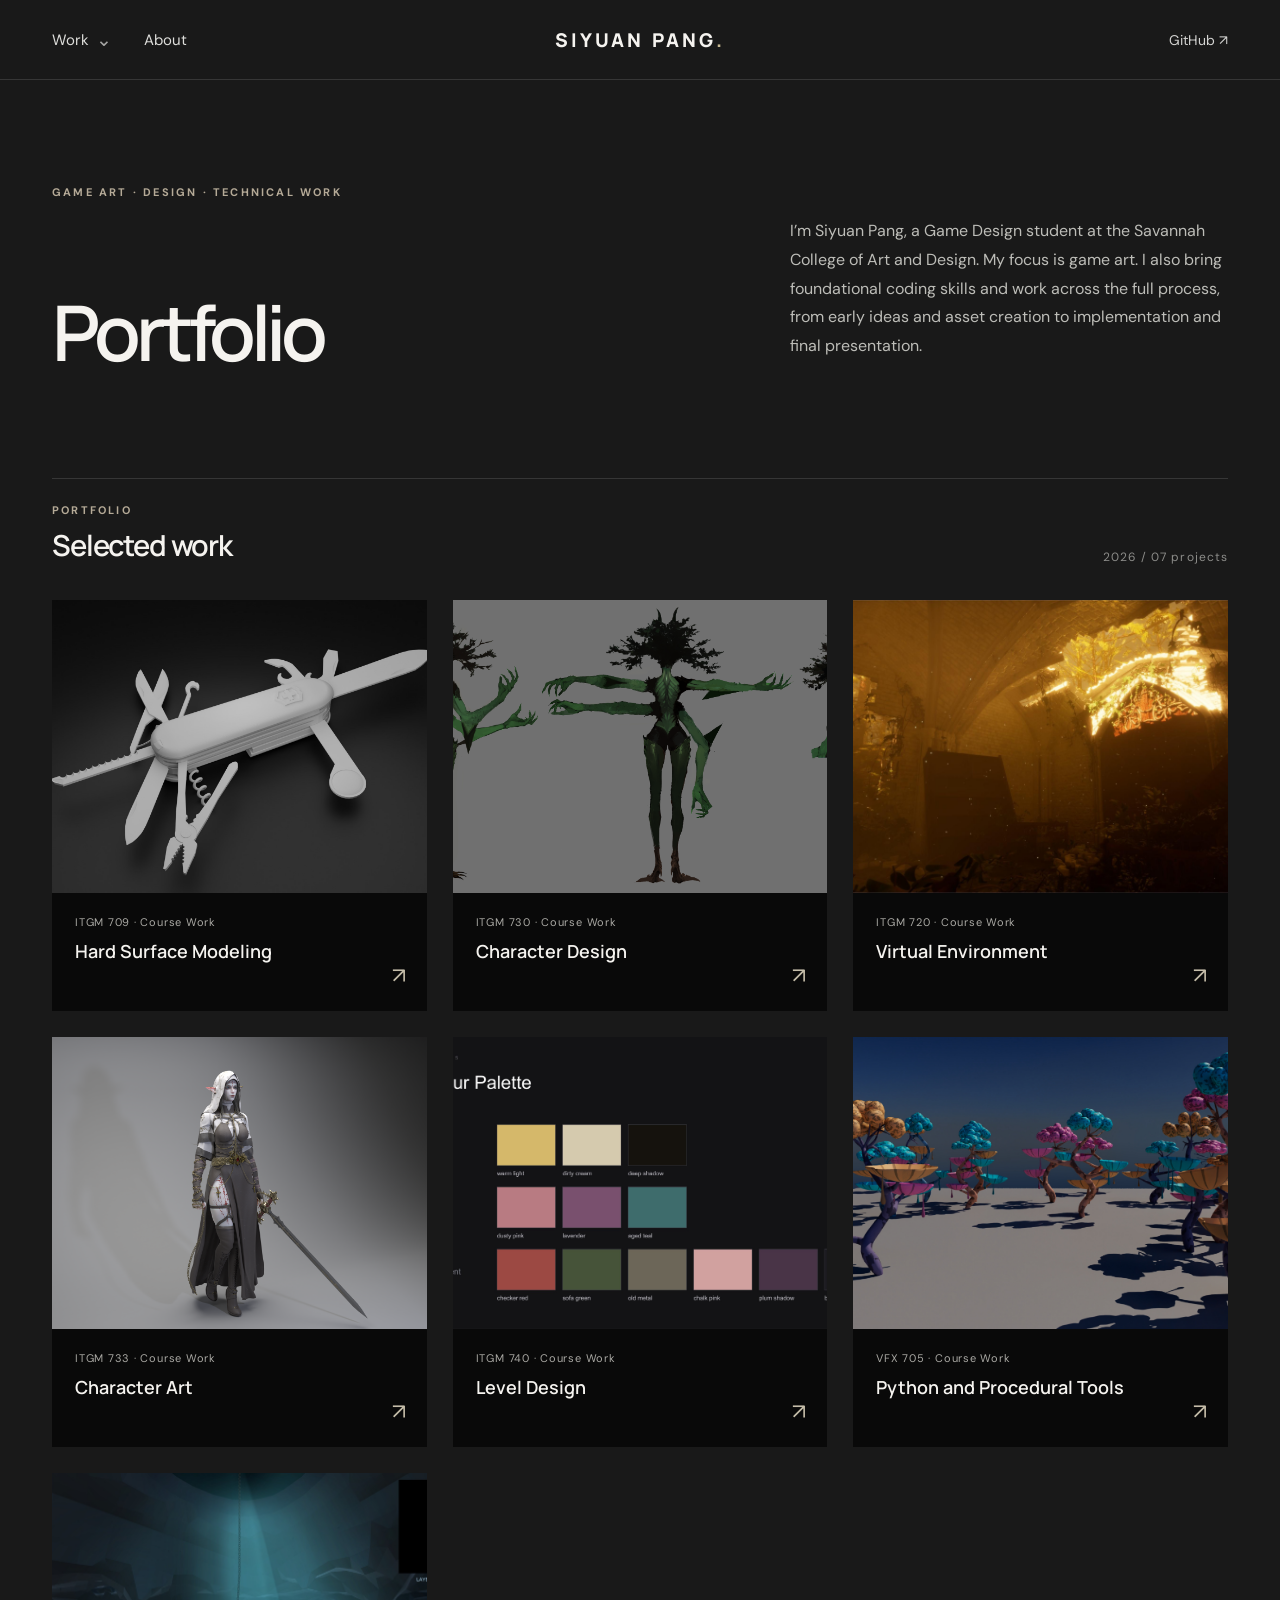
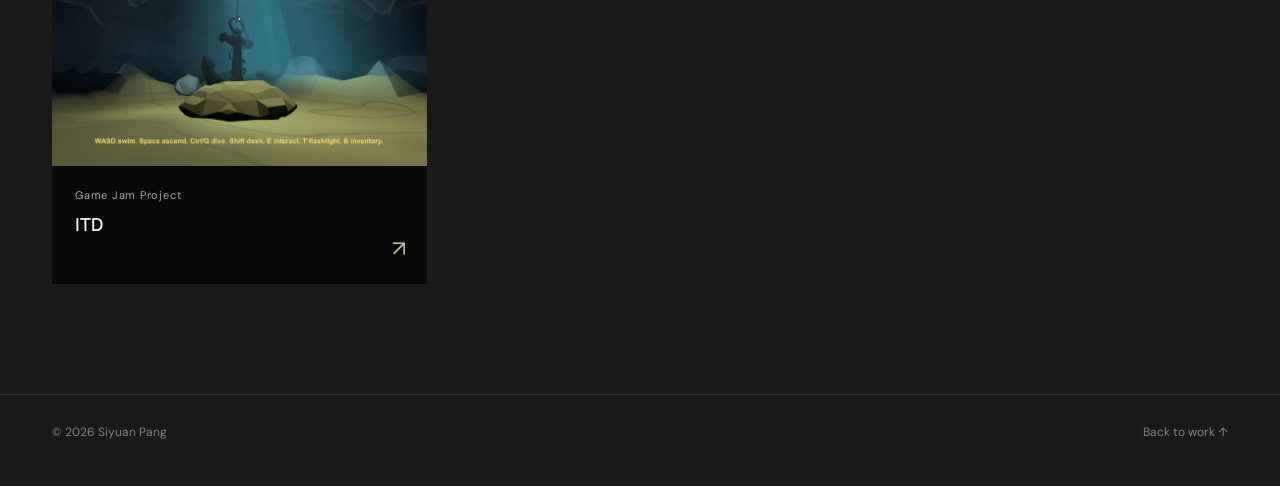
<file: index.html>
<!doctype html><html lang="en"><head>
      <meta charset="utf-8"><meta name="viewport" content="width=device-width,initial-scale=1">
      <meta name="theme-color" content="#191919"><meta name="description" content="Game art, 3D work, and technical projects by Siyuan Pang, a SCAD game design student.">
      <title>Portfolio — Siyuan Pang</title><link rel="stylesheet" href="style.css">
    </head><body><header class="site-header">
      <div class="header-inner">
        <nav class="nav-left" aria-label="Main navigation">
          <details class="work-menu"><summary>Work <span class="chevron">⌄</span></summary>
            <div class="work-list"><a href="projects/itgm-709/" class="">ITGM 709 · Hard Surface Modeling</a>
<a href="projects/itgm-730/" class="">ITGM 730 · Character Design</a>
<a href="projects/itgm-720/" class="">ITGM 720 · Virtual Environment</a>
<a href="projects/itgm-733/" class="">ITGM 733 · Character Art</a>
<a href="projects/itgm-740/" class="">ITGM 740 · Level Design</a>
<a href="projects/vfx-705/" class="">VFX 705 · Python and Procedural Tools</a>
<a href="projects/itd/" class="">Game Jam · ITD</a></div>
          </details>
          <a href="#about">About</a>
        </nav>
        <a class="brand" href="" aria-label="Siyuan Pang, home">SIYUAN PANG<span class="brand-dot">.</span></a>
        <a class="header-right" href="https://github.com/psywudi" target="_blank" rel="noopener noreferrer">GitHub ↗</a>
      </div>
    </header><main id="main">
      <section class="intro" id="about"><p class="eyebrow">GAME ART · DESIGN · TECHNICAL WORK</p>
        <h1>Portfolio</h1>
        <p class="intro-copy">I’m Siyuan Pang, a Game Design student at the Savannah College of Art and Design. My focus is game art. I also bring foundational coding skills and work across the full process, from early ideas and asset creation to implementation and final presentation.</p>
      </section>
      <section class="work-section" id="work"><div class="section-heading"><div><p class="eyebrow">PORTFOLIO</p><h2>Selected work</h2></div><span>2026 / 07 projects</span></div>
        <div class="project-grid"><a class="project-card" href="projects/itgm-709/">
          <div class="card-image"><img src="assets/media/3c8158d148.jpg" alt="Hard Surface Modeling preview" loading="lazy"></div>
          <div class="card-meta"><span class="card-kind">ITGM 709 · Course Work</span><h2>Hard Surface Modeling</h2><span class="card-arrow" aria-hidden="true">↗</span></div>
        </a><a class="project-card" href="projects/itgm-730/">
          <div class="card-image"><img src="assets/media/652cb315d4.png" alt="Character Design preview" loading="lazy"></div>
          <div class="card-meta"><span class="card-kind">ITGM 730 · Course Work</span><h2>Character Design</h2><span class="card-arrow" aria-hidden="true">↗</span></div>
        </a><a class="project-card" href="projects/itgm-720/">
          <div class="card-image"><img src="assets/media/4a0b3c3cb7.jpg" alt="Virtual Environment preview" loading="lazy"></div>
          <div class="card-meta"><span class="card-kind">ITGM 720 · Course Work</span><h2>Virtual Environment</h2><span class="card-arrow" aria-hidden="true">↗</span></div>
        </a><a class="project-card" href="projects/itgm-733/">
          <div class="card-image"><img src="assets/media/279b90b5cd.png" alt="Character Art preview" loading="lazy"></div>
          <div class="card-meta"><span class="card-kind">ITGM 733 · Course Work</span><h2>Character Art</h2><span class="card-arrow" aria-hidden="true">↗</span></div>
        </a><a class="project-card" href="projects/itgm-740/">
          <div class="card-image"><img src="assets/media/4869caa663.jpg" alt="Level Design preview" loading="lazy"></div>
          <div class="card-meta"><span class="card-kind">ITGM 740 · Course Work</span><h2>Level Design</h2><span class="card-arrow" aria-hidden="true">↗</span></div>
        </a><a class="project-card" href="projects/vfx-705/">
          <div class="card-image"><img src="assets/media/3069703648.jpg" alt="Python and Procedural Tools preview" loading="lazy"></div>
          <div class="card-meta"><span class="card-kind">VFX 705 · Course Work</span><h2>Python and Procedural Tools</h2><span class="card-arrow" aria-hidden="true">↗</span></div>
        </a><a class="project-card" href="projects/itd/">
          <div class="card-image"><img src="assets/media/f574fddcb0.jpg" alt="ITD preview" loading="lazy"></div>
          <div class="card-meta"><span class="card-kind">Game Jam Project</span><h2>ITD</h2><span class="card-arrow" aria-hidden="true">↗</span></div>
        </a></div>
      </section>
    </main>
      <footer class="site-footer"><span>© 2026 Siyuan Pang</span><a href="">Back to work ↑</a></footer>
      <dialog id="lightbox" class="lightbox"><button class="close-lightbox" aria-label="Close image">×</button><img alt="Expanded artwork"></dialog>
      <script src="site.js" defer></script></body></html>
</file>
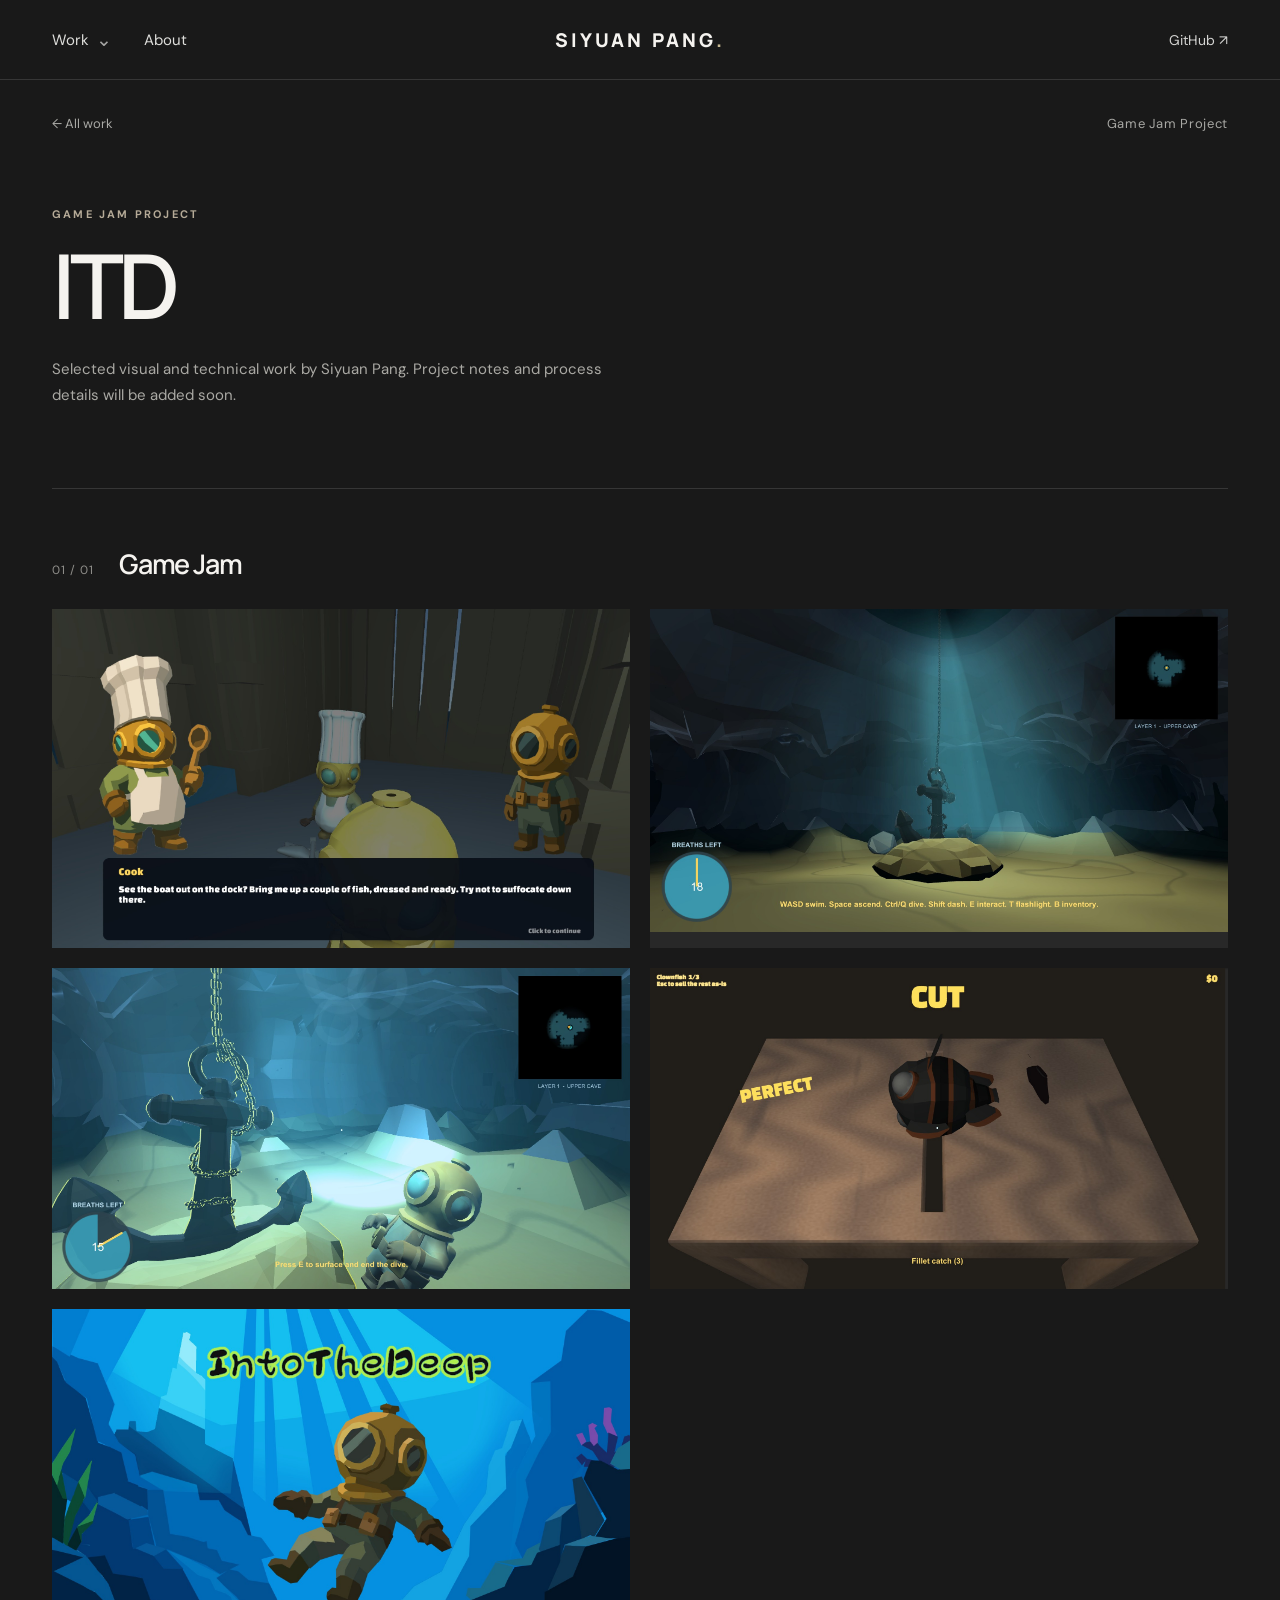
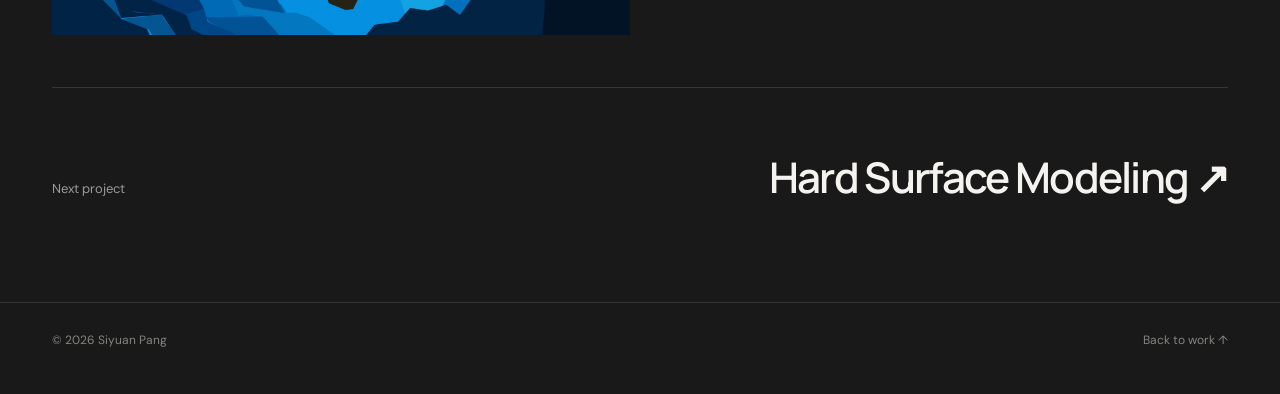
<file: projects/itd/index.html>
<!doctype html><html lang="en"><head>
      <meta charset="utf-8"><meta name="viewport" content="width=device-width,initial-scale=1">
      <meta name="theme-color" content="#191919"><meta name="description" content="Game art, 3D work, and technical projects by Siyuan Pang, a SCAD game design student.">
      <title>ITD — Siyuan Pang</title><link rel="stylesheet" href="../../style.css">
    </head><body><header class="site-header">
      <div class="header-inner">
        <nav class="nav-left" aria-label="Main navigation">
          <details class="work-menu"><summary>Work <span class="chevron">⌄</span></summary>
            <div class="work-list"><a href="../../projects/itgm-709/" class="">ITGM 709 · Hard Surface Modeling</a>
<a href="../../projects/itgm-730/" class="">ITGM 730 · Character Design</a>
<a href="../../projects/itgm-720/" class="">ITGM 720 · Virtual Environment</a>
<a href="../../projects/itgm-733/" class="">ITGM 733 · Character Art</a>
<a href="../../projects/itgm-740/" class="">ITGM 740 · Level Design</a>
<a href="../../projects/vfx-705/" class="">VFX 705 · Python and Procedural Tools</a>
<a href="../../projects/itd/" class="current">Game Jam · ITD</a></div>
          </details>
          <a href="../../#about">About</a>
        </nav>
        <a class="brand" href="../../" aria-label="Siyuan Pang, home">SIYUAN PANG<span class="brand-dot">.</span></a>
        <a class="header-right" href="https://github.com/psywudi" target="_blank" rel="noopener noreferrer">GitHub ↗</a>
      </div>
    </header><main class="project-page">
      <div class="project-top"><a href="../../#work" class="back-link">← All work</a><span>Game Jam Project</span></div>
      <section class="project-intro"><p class="eyebrow">Game Jam Project</p><h1>ITD</h1>
        <p>Selected visual and technical work by Siyuan Pang. Project notes and process details will be added soon.</p></section>
      <section class="gallery-section"><div class="gallery-heading"><span class="gallery-index">01 / 01</span><h2>Game Jam</h2></div>
          <div class="media-grid"><figure class="media-item"><button class="image-button" type="button" aria-label="Expand artwork"><img src="../../assets/media/6b786ef39e.jpg" alt="ITD artwork" loading="lazy"></button></figure><figure class="media-item"><button class="image-button" type="button" aria-label="Expand artwork"><img src="../../assets/media/f574fddcb0.jpg" alt="ITD artwork" loading="lazy"></button></figure><figure class="media-item"><button class="image-button" type="button" aria-label="Expand artwork"><img src="../../assets/media/b77f9fee9a.jpg" alt="ITD artwork" loading="lazy"></button></figure><figure class="media-item"><button class="image-button" type="button" aria-label="Expand artwork"><img src="../../assets/media/f4615f9f89.jpg" alt="ITD artwork" loading="lazy"></button></figure><figure class="media-item"><button class="image-button" type="button" aria-label="Expand artwork"><img src="../../assets/media/37fa0fcd45.jpg" alt="ITD artwork" loading="lazy"></button></figure></div></section>
      <a class="next-project" href="../itgm-709/"><span>Next project</span><strong>Hard Surface Modeling ↗</strong></a>
    </main>
      <footer class="site-footer"><span>© 2026 Siyuan Pang</span><a href="../../">Back to work ↑</a></footer>
      <dialog id="lightbox" class="lightbox"><button class="close-lightbox" aria-label="Close image">×</button><img alt="Expanded artwork"></dialog>
      <script src="../../site.js" defer></script></body></html>
</file>
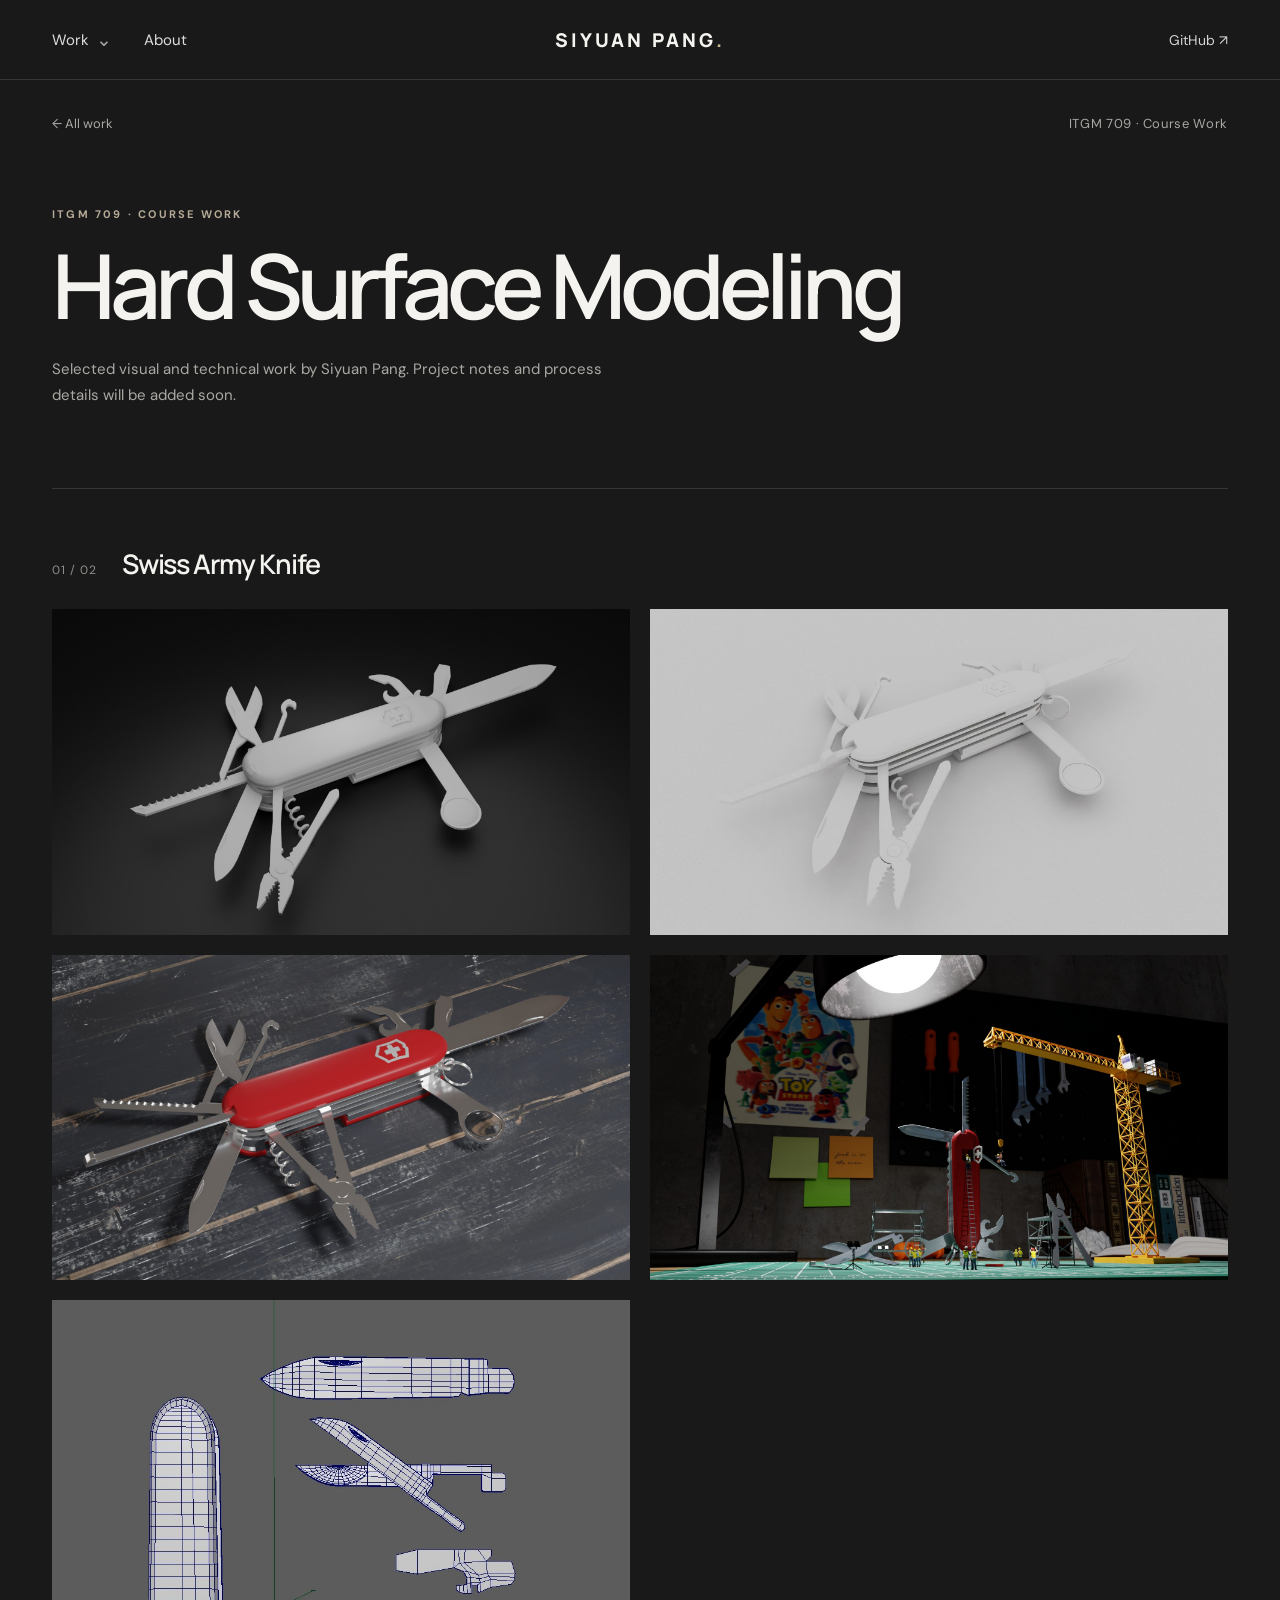
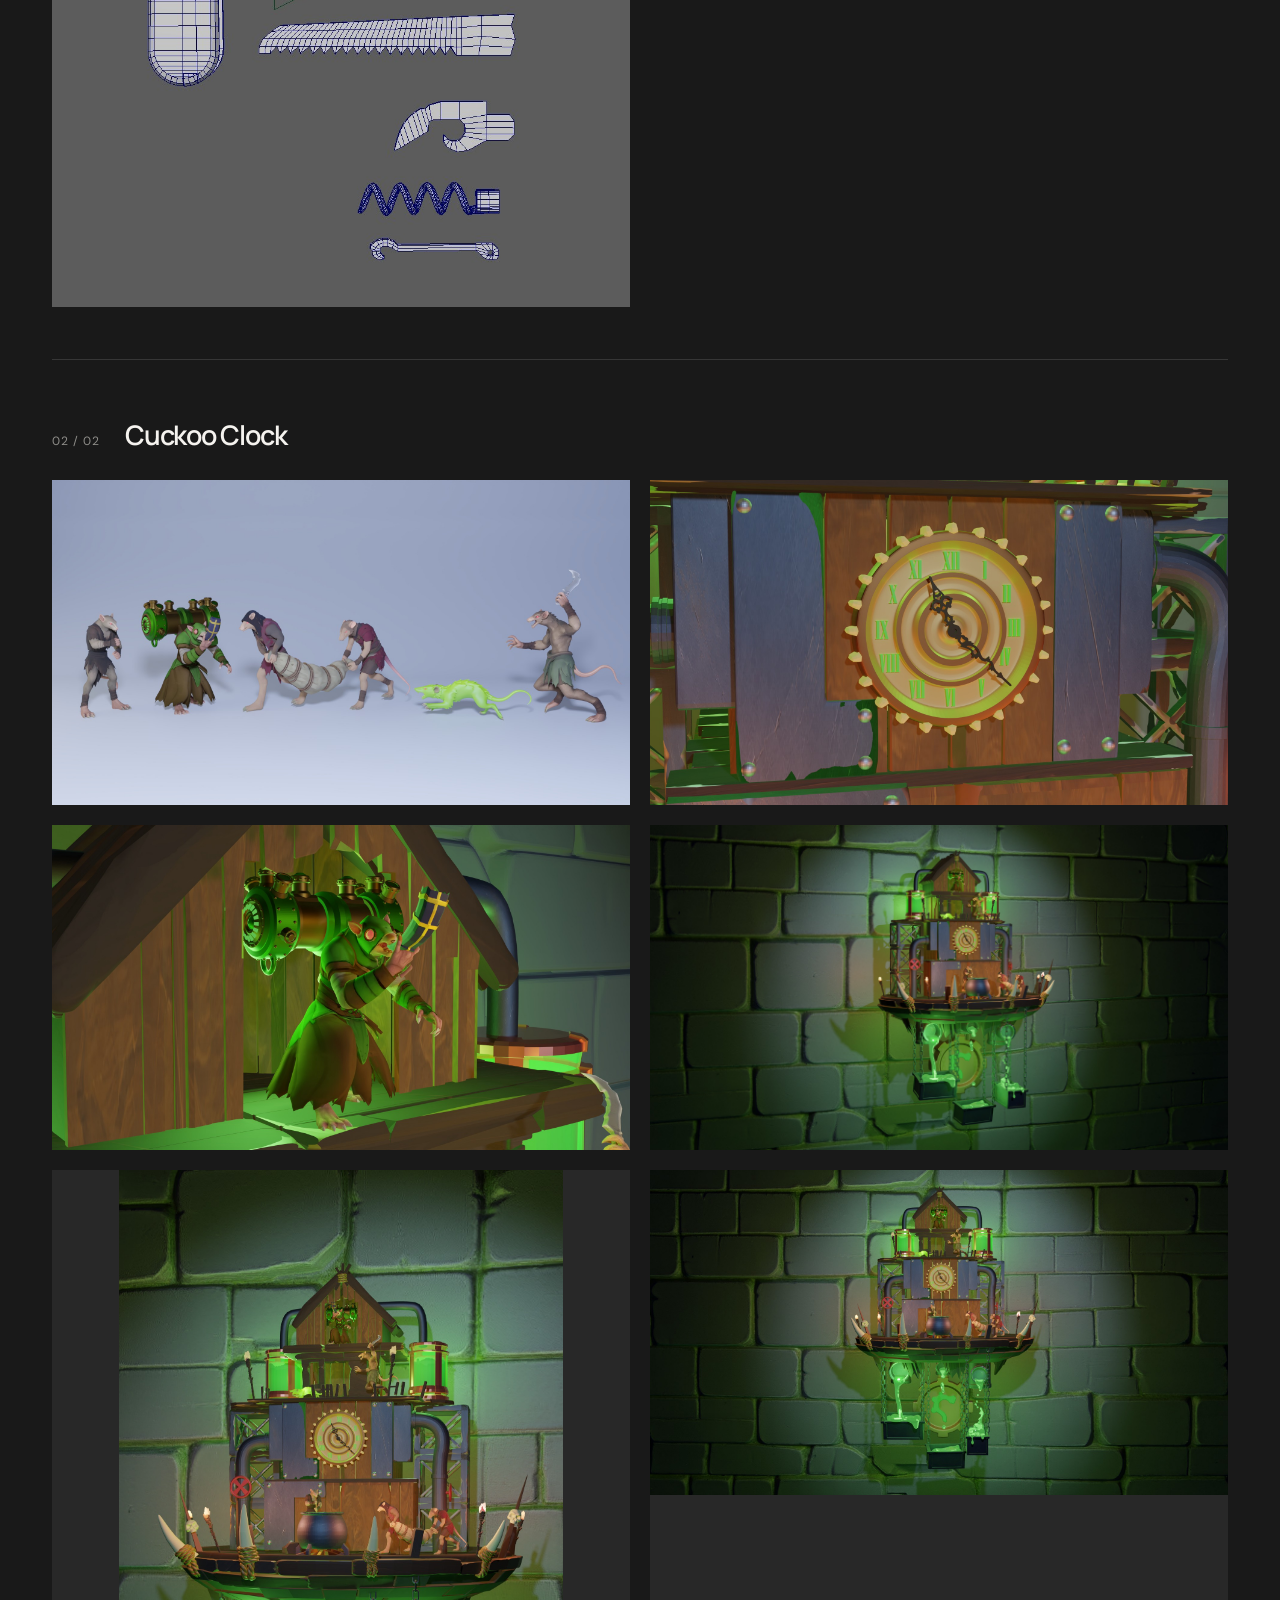
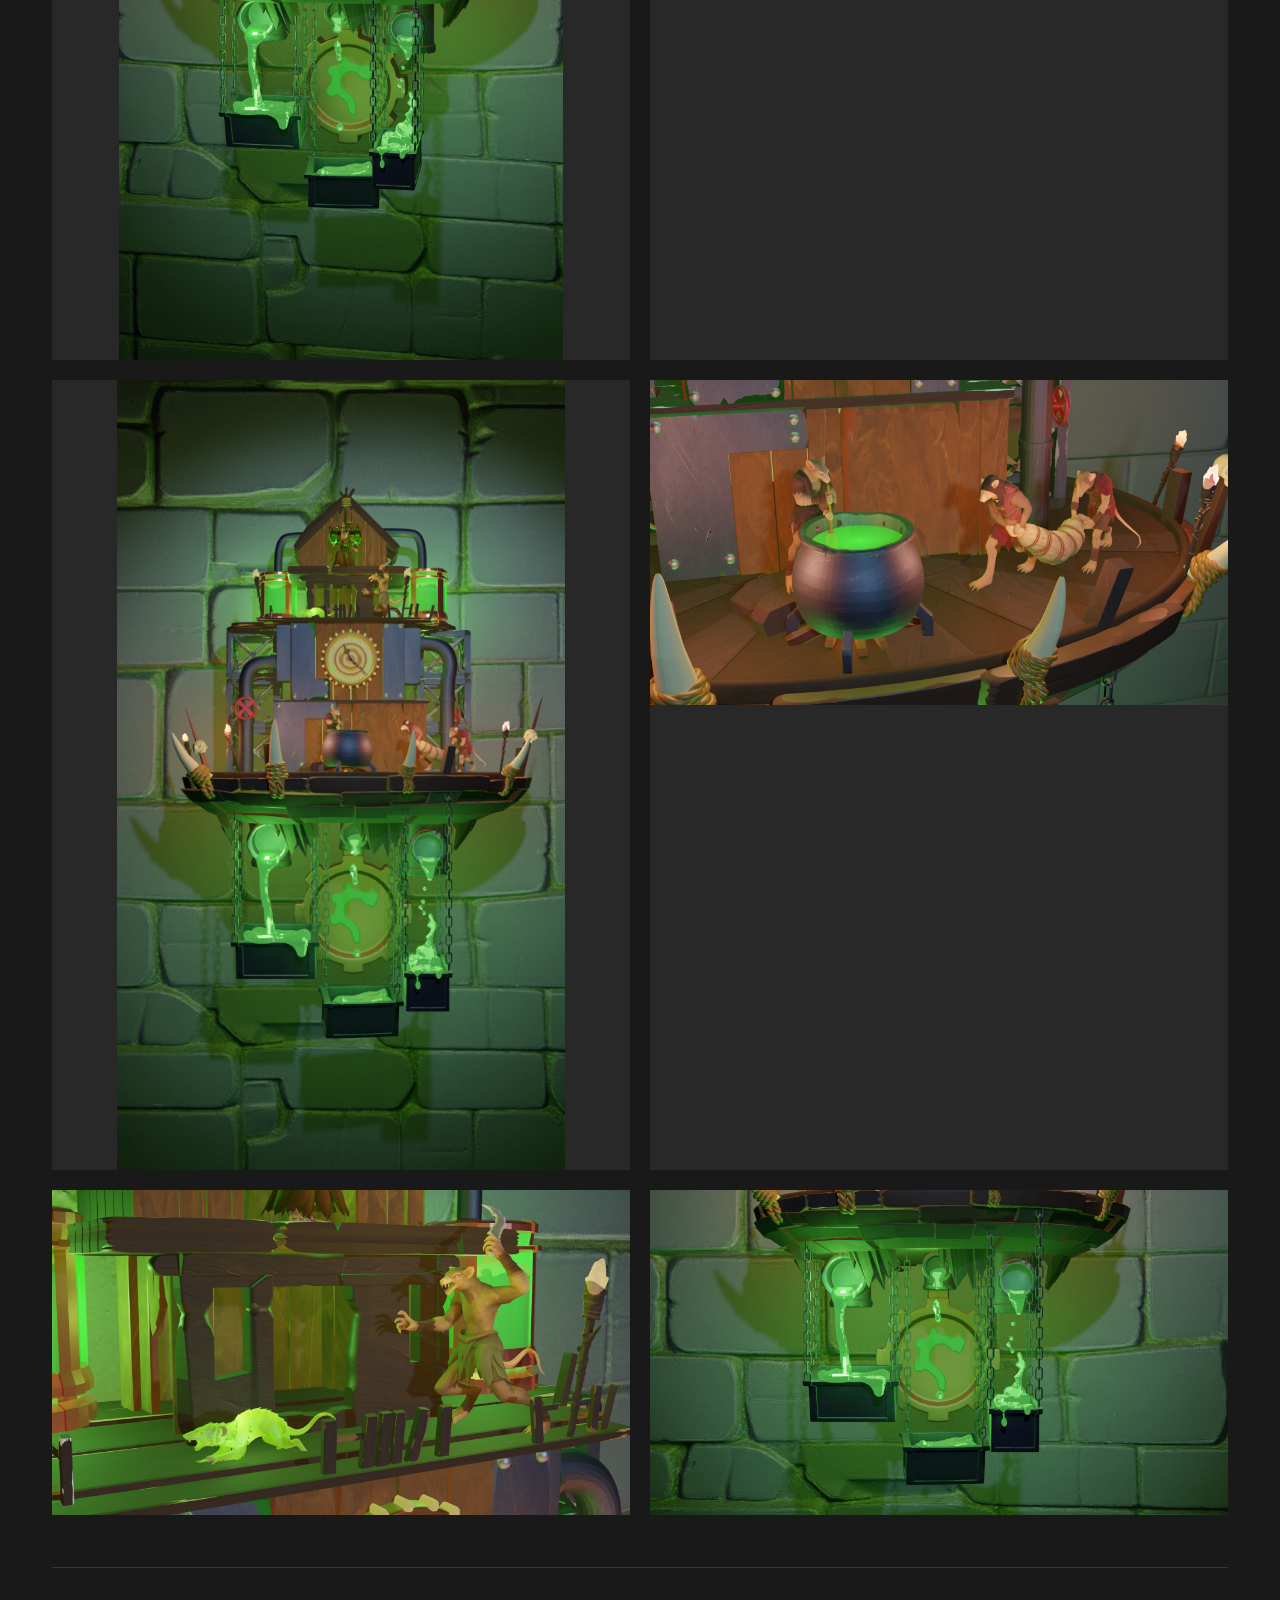
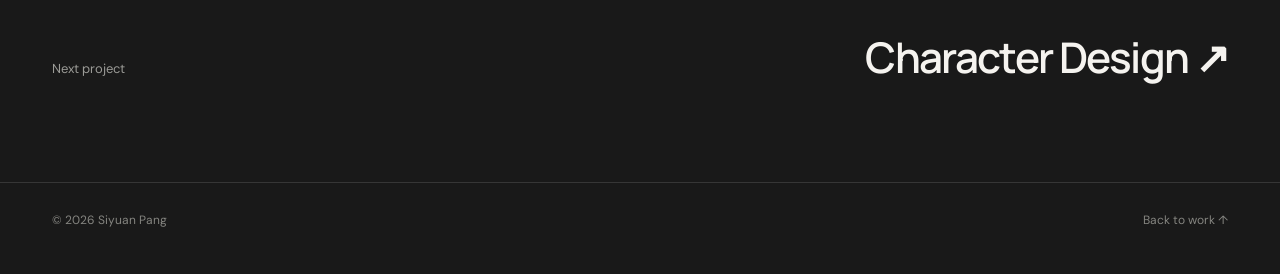
<file: projects/itgm-709/index.html>
<!doctype html><html lang="en"><head>
      <meta charset="utf-8"><meta name="viewport" content="width=device-width,initial-scale=1">
      <meta name="theme-color" content="#191919"><meta name="description" content="Game art, 3D work, and technical projects by Siyuan Pang, a SCAD game design student.">
      <title>Hard Surface Modeling — Siyuan Pang</title><link rel="stylesheet" href="../../style.css">
    </head><body><header class="site-header">
      <div class="header-inner">
        <nav class="nav-left" aria-label="Main navigation">
          <details class="work-menu"><summary>Work <span class="chevron">⌄</span></summary>
            <div class="work-list"><a href="../../projects/itgm-709/" class="current">ITGM 709 · Hard Surface Modeling</a>
<a href="../../projects/itgm-730/" class="">ITGM 730 · Character Design</a>
<a href="../../projects/itgm-720/" class="">ITGM 720 · Virtual Environment</a>
<a href="../../projects/itgm-733/" class="">ITGM 733 · Character Art</a>
<a href="../../projects/itgm-740/" class="">ITGM 740 · Level Design</a>
<a href="../../projects/vfx-705/" class="">VFX 705 · Python and Procedural Tools</a>
<a href="../../projects/itd/" class="">Game Jam · ITD</a></div>
          </details>
          <a href="../../#about">About</a>
        </nav>
        <a class="brand" href="../../" aria-label="Siyuan Pang, home">SIYUAN PANG<span class="brand-dot">.</span></a>
        <a class="header-right" href="https://github.com/psywudi" target="_blank" rel="noopener noreferrer">GitHub ↗</a>
      </div>
    </header><main class="project-page">
      <div class="project-top"><a href="../../#work" class="back-link">← All work</a><span>ITGM 709 · Course Work</span></div>
      <section class="project-intro"><p class="eyebrow">ITGM 709 · Course Work</p><h1>Hard Surface Modeling</h1>
        <p>Selected visual and technical work by Siyuan Pang. Project notes and process details will be added soon.</p></section>
      <section class="gallery-section"><div class="gallery-heading"><span class="gallery-index">01 / 02</span><h2>Swiss Army Knife</h2></div>
          <div class="media-grid"><figure class="media-item"><button class="image-button" type="button" aria-label="Expand artwork"><img src="../../assets/media/3c8158d148.jpg" alt="Hard Surface Modeling artwork" loading="lazy"></button></figure><figure class="media-item"><button class="image-button" type="button" aria-label="Expand artwork"><img src="../../assets/media/e51925b81d.jpg" alt="Hard Surface Modeling artwork" loading="lazy"></button></figure><figure class="media-item"><button class="image-button" type="button" aria-label="Expand artwork"><img src="../../assets/media/a803d74e7e.jpg" alt="Hard Surface Modeling artwork" loading="lazy"></button></figure><figure class="media-item"><button class="image-button" type="button" aria-label="Expand artwork"><img src="../../assets/media/0e9ddd9588.jpg" alt="Hard Surface Modeling artwork" loading="lazy"></button></figure><figure class="media-item"><button class="image-button" type="button" aria-label="Expand artwork"><img src="../../assets/media/36293bc568.jpg" alt="Hard Surface Modeling artwork" loading="lazy"></button></figure></div></section><section class="gallery-section"><div class="gallery-heading"><span class="gallery-index">02 / 02</span><h2>Cuckoo Clock</h2></div>
          <div class="media-grid"><figure class="media-item"><button class="image-button" type="button" aria-label="Expand artwork"><img src="../../assets/media/3529c26856.jpg" alt="Hard Surface Modeling artwork" loading="lazy"></button></figure><figure class="media-item"><button class="image-button" type="button" aria-label="Expand artwork"><img src="../../assets/media/f1a8c41e16.jpg" alt="Hard Surface Modeling artwork" loading="lazy"></button></figure><figure class="media-item"><button class="image-button" type="button" aria-label="Expand artwork"><img src="../../assets/media/1e91f5a212.jpg" alt="Hard Surface Modeling artwork" loading="lazy"></button></figure><figure class="media-item"><button class="image-button" type="button" aria-label="Expand artwork"><img src="../../assets/media/8675adf4da.jpg" alt="Hard Surface Modeling artwork" loading="lazy"></button></figure><figure class="media-item"><button class="image-button" type="button" aria-label="Expand artwork"><img src="../../assets/media/43ce178f8b.jpg" alt="Hard Surface Modeling artwork" loading="lazy"></button></figure><figure class="media-item"><button class="image-button" type="button" aria-label="Expand artwork"><img src="../../assets/media/3775c3b03a.jpg" alt="Hard Surface Modeling artwork" loading="lazy"></button></figure><figure class="media-item"><button class="image-button" type="button" aria-label="Expand artwork"><img src="../../assets/media/8bc3e71dc3.jpg" alt="Hard Surface Modeling artwork" loading="lazy"></button></figure><figure class="media-item"><button class="image-button" type="button" aria-label="Expand artwork"><img src="../../assets/media/655996dc14.jpg" alt="Hard Surface Modeling artwork" loading="lazy"></button></figure><figure class="media-item"><button class="image-button" type="button" aria-label="Expand artwork"><img src="../../assets/media/c527a82c63.jpg" alt="Hard Surface Modeling artwork" loading="lazy"></button></figure><figure class="media-item"><button class="image-button" type="button" aria-label="Expand artwork"><img src="../../assets/media/a625c9895c.jpg" alt="Hard Surface Modeling artwork" loading="lazy"></button></figure></div></section>
      <a class="next-project" href="../itgm-730/"><span>Next project</span><strong>Character Design ↗</strong></a>
    </main>
      <footer class="site-footer"><span>© 2026 Siyuan Pang</span><a href="../../">Back to work ↑</a></footer>
      <dialog id="lightbox" class="lightbox"><button class="close-lightbox" aria-label="Close image">×</button><img alt="Expanded artwork"></dialog>
      <script src="../../site.js" defer></script></body></html>
</file>
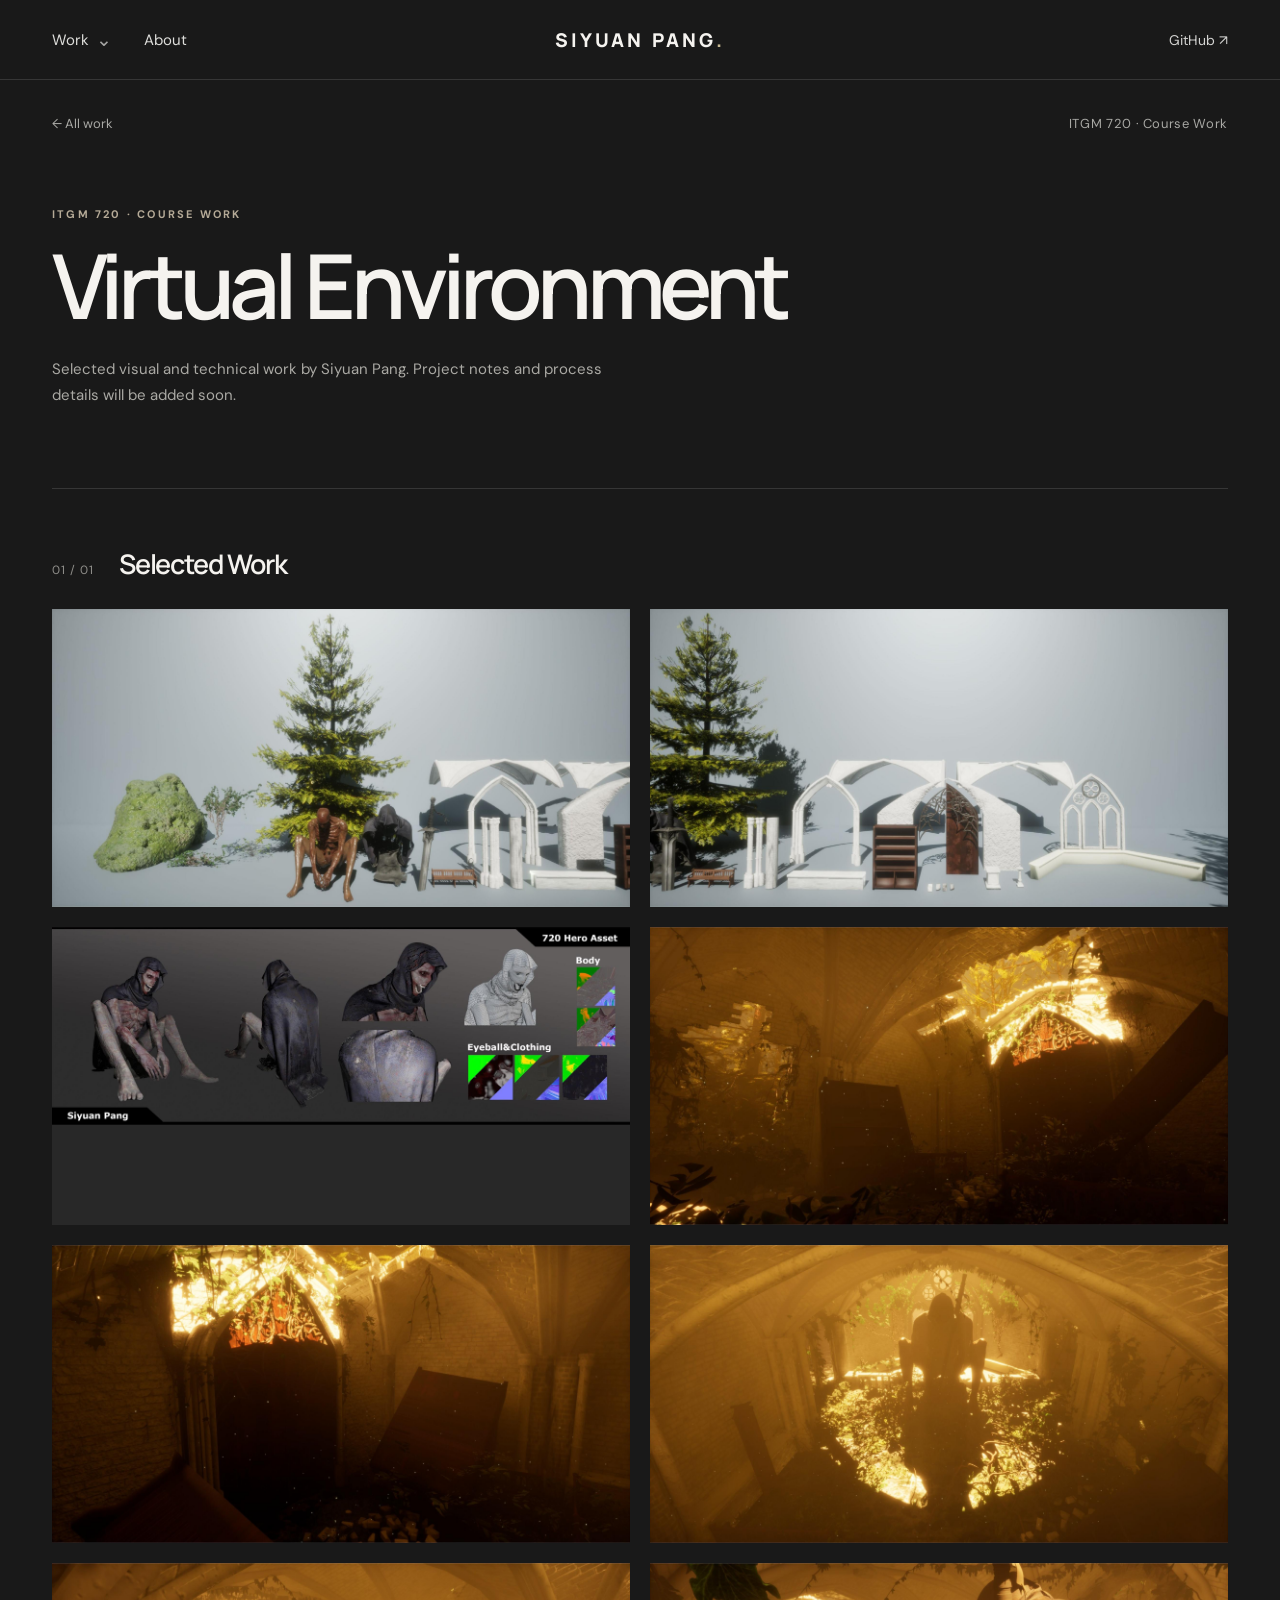
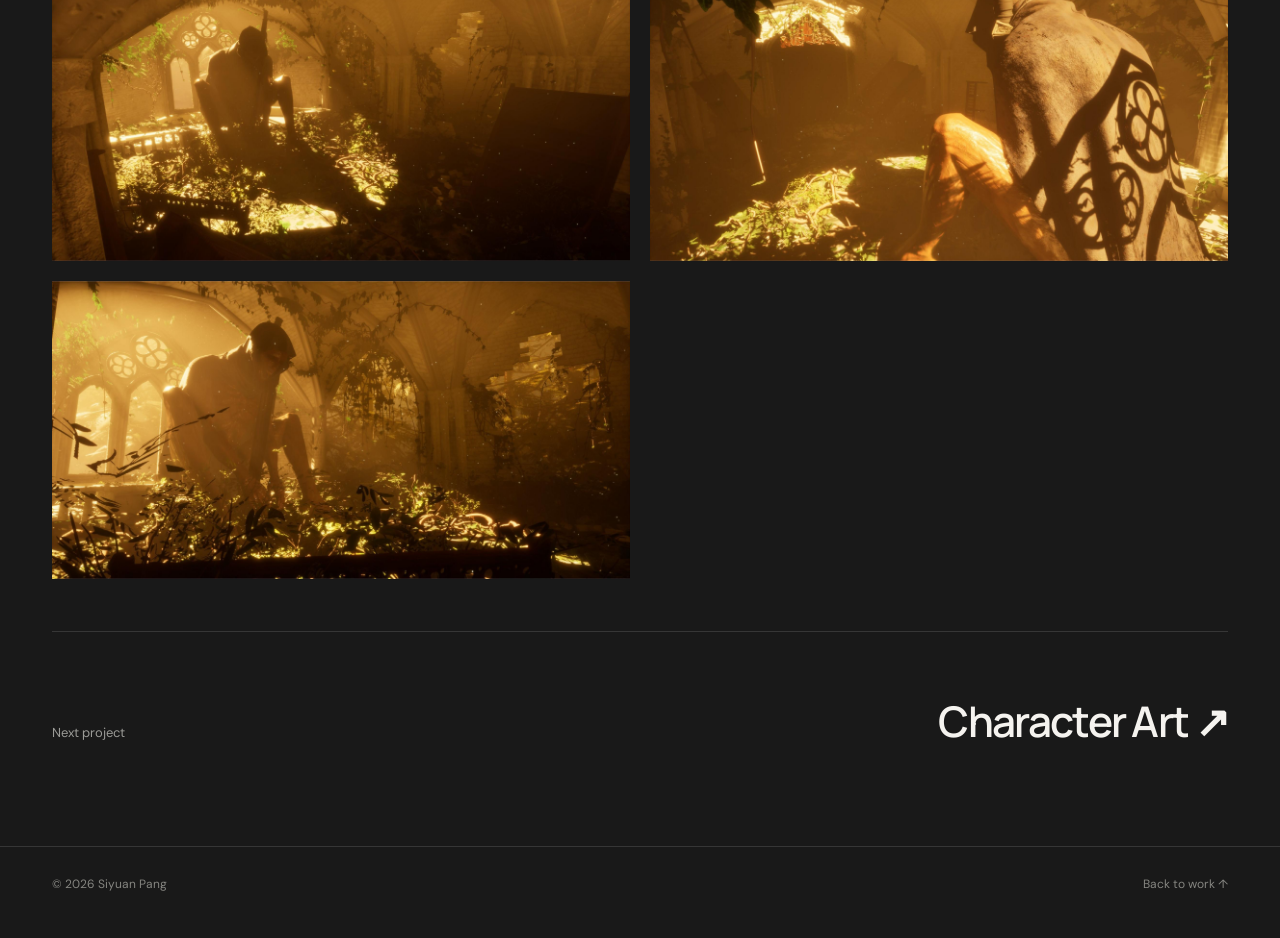
<file: projects/itgm-720/index.html>
<!doctype html><html lang="en"><head>
      <meta charset="utf-8"><meta name="viewport" content="width=device-width,initial-scale=1">
      <meta name="theme-color" content="#191919"><meta name="description" content="Game art, 3D work, and technical projects by Siyuan Pang, a SCAD game design student.">
      <title>Virtual Environment — Siyuan Pang</title><link rel="stylesheet" href="../../style.css">
    </head><body><header class="site-header">
      <div class="header-inner">
        <nav class="nav-left" aria-label="Main navigation">
          <details class="work-menu"><summary>Work <span class="chevron">⌄</span></summary>
            <div class="work-list"><a href="../../projects/itgm-709/" class="">ITGM 709 · Hard Surface Modeling</a>
<a href="../../projects/itgm-730/" class="">ITGM 730 · Character Design</a>
<a href="../../projects/itgm-720/" class="current">ITGM 720 · Virtual Environment</a>
<a href="../../projects/itgm-733/" class="">ITGM 733 · Character Art</a>
<a href="../../projects/itgm-740/" class="">ITGM 740 · Level Design</a>
<a href="../../projects/vfx-705/" class="">VFX 705 · Python and Procedural Tools</a>
<a href="../../projects/itd/" class="">Game Jam · ITD</a></div>
          </details>
          <a href="../../#about">About</a>
        </nav>
        <a class="brand" href="../../" aria-label="Siyuan Pang, home">SIYUAN PANG<span class="brand-dot">.</span></a>
        <a class="header-right" href="https://github.com/psywudi" target="_blank" rel="noopener noreferrer">GitHub ↗</a>
      </div>
    </header><main class="project-page">
      <div class="project-top"><a href="../../#work" class="back-link">← All work</a><span>ITGM 720 · Course Work</span></div>
      <section class="project-intro"><p class="eyebrow">ITGM 720 · Course Work</p><h1>Virtual Environment</h1>
        <p>Selected visual and technical work by Siyuan Pang. Project notes and process details will be added soon.</p></section>
      <section class="gallery-section"><div class="gallery-heading"><span class="gallery-index">01 / 01</span><h2>Selected Work</h2></div>
          <div class="media-grid"><figure class="media-item"><button class="image-button" type="button" aria-label="Expand artwork"><img src="../../assets/media/aa157e1ef8.jpg" alt="Virtual Environment artwork" loading="lazy"></button></figure><figure class="media-item"><button class="image-button" type="button" aria-label="Expand artwork"><img src="../../assets/media/19a9f8493f.jpg" alt="Virtual Environment artwork" loading="lazy"></button></figure><figure class="media-item"><button class="image-button" type="button" aria-label="Expand artwork"><img src="../../assets/media/fe4cba9acb.jpg" alt="Virtual Environment artwork" loading="lazy"></button></figure><figure class="media-item"><button class="image-button" type="button" aria-label="Expand artwork"><img src="../../assets/media/4a0b3c3cb7.jpg" alt="Virtual Environment artwork" loading="lazy"></button></figure><figure class="media-item"><button class="image-button" type="button" aria-label="Expand artwork"><img src="../../assets/media/4fea0fae73.jpg" alt="Virtual Environment artwork" loading="lazy"></button></figure><figure class="media-item"><button class="image-button" type="button" aria-label="Expand artwork"><img src="../../assets/media/9091436a11.jpg" alt="Virtual Environment artwork" loading="lazy"></button></figure><figure class="media-item"><button class="image-button" type="button" aria-label="Expand artwork"><img src="../../assets/media/64b2608d39.jpg" alt="Virtual Environment artwork" loading="lazy"></button></figure><figure class="media-item"><button class="image-button" type="button" aria-label="Expand artwork"><img src="../../assets/media/c4470ceb9f.jpg" alt="Virtual Environment artwork" loading="lazy"></button></figure><figure class="media-item"><button class="image-button" type="button" aria-label="Expand artwork"><img src="../../assets/media/49b30ba2f2.jpg" alt="Virtual Environment artwork" loading="lazy"></button></figure></div></section>
      <a class="next-project" href="../itgm-733/"><span>Next project</span><strong>Character Art ↗</strong></a>
    </main>
      <footer class="site-footer"><span>© 2026 Siyuan Pang</span><a href="../../">Back to work ↑</a></footer>
      <dialog id="lightbox" class="lightbox"><button class="close-lightbox" aria-label="Close image">×</button><img alt="Expanded artwork"></dialog>
      <script src="../../site.js" defer></script></body></html>
</file>
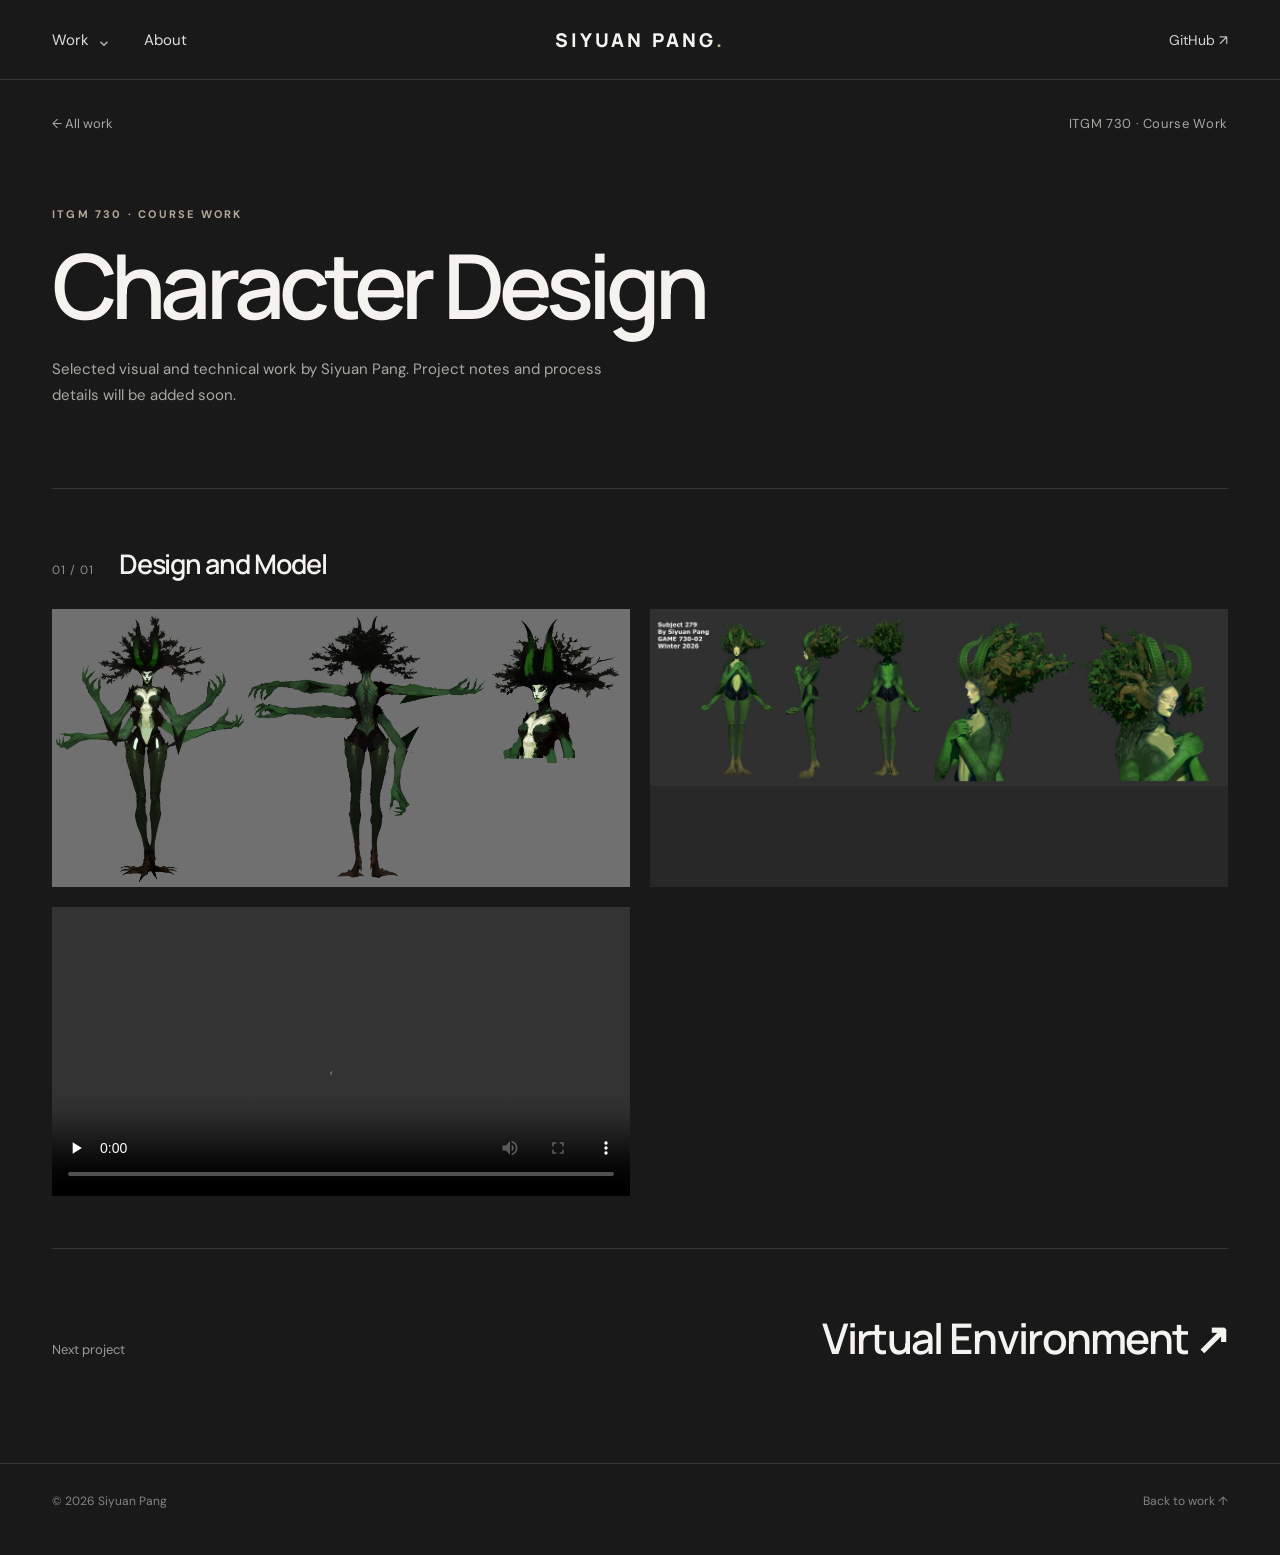
<file: projects/itgm-730/index.html>
<!doctype html><html lang="en"><head>
      <meta charset="utf-8"><meta name="viewport" content="width=device-width,initial-scale=1">
      <meta name="theme-color" content="#191919"><meta name="description" content="Game art, 3D work, and technical projects by Siyuan Pang, a SCAD game design student.">
      <title>Character Design — Siyuan Pang</title><link rel="stylesheet" href="../../style.css">
    </head><body><header class="site-header">
      <div class="header-inner">
        <nav class="nav-left" aria-label="Main navigation">
          <details class="work-menu"><summary>Work <span class="chevron">⌄</span></summary>
            <div class="work-list"><a href="../../projects/itgm-709/" class="">ITGM 709 · Hard Surface Modeling</a>
<a href="../../projects/itgm-730/" class="current">ITGM 730 · Character Design</a>
<a href="../../projects/itgm-720/" class="">ITGM 720 · Virtual Environment</a>
<a href="../../projects/itgm-733/" class="">ITGM 733 · Character Art</a>
<a href="../../projects/itgm-740/" class="">ITGM 740 · Level Design</a>
<a href="../../projects/vfx-705/" class="">VFX 705 · Python and Procedural Tools</a>
<a href="../../projects/itd/" class="">Game Jam · ITD</a></div>
          </details>
          <a href="../../#about">About</a>
        </nav>
        <a class="brand" href="../../" aria-label="Siyuan Pang, home">SIYUAN PANG<span class="brand-dot">.</span></a>
        <a class="header-right" href="https://github.com/psywudi" target="_blank" rel="noopener noreferrer">GitHub ↗</a>
      </div>
    </header><main class="project-page">
      <div class="project-top"><a href="../../#work" class="back-link">← All work</a><span>ITGM 730 · Course Work</span></div>
      <section class="project-intro"><p class="eyebrow">ITGM 730 · Course Work</p><h1>Character Design</h1>
        <p>Selected visual and technical work by Siyuan Pang. Project notes and process details will be added soon.</p></section>
      <section class="gallery-section"><div class="gallery-heading"><span class="gallery-index">01 / 01</span><h2>Design and Model</h2></div>
          <div class="media-grid"><figure class="media-item"><button class="image-button" type="button" aria-label="Expand artwork"><img src="../../assets/media/652cb315d4.png" alt="Character Design artwork" loading="lazy"></button></figure><figure class="media-item"><button class="image-button" type="button" aria-label="Expand artwork"><img src="../../assets/media/a4a057b1a1.jpg" alt="Character Design artwork" loading="lazy"></button></figure><figure class="media-item video-item"><video controls preload="none" playsinline src="../../assets/media/8348185957.mp4"></video></figure></div></section>
      <a class="next-project" href="../itgm-720/"><span>Next project</span><strong>Virtual Environment ↗</strong></a>
    </main>
      <footer class="site-footer"><span>© 2026 Siyuan Pang</span><a href="../../">Back to work ↑</a></footer>
      <dialog id="lightbox" class="lightbox"><button class="close-lightbox" aria-label="Close image">×</button><img alt="Expanded artwork"></dialog>
      <script src="../../site.js" defer></script></body></html>
</file>
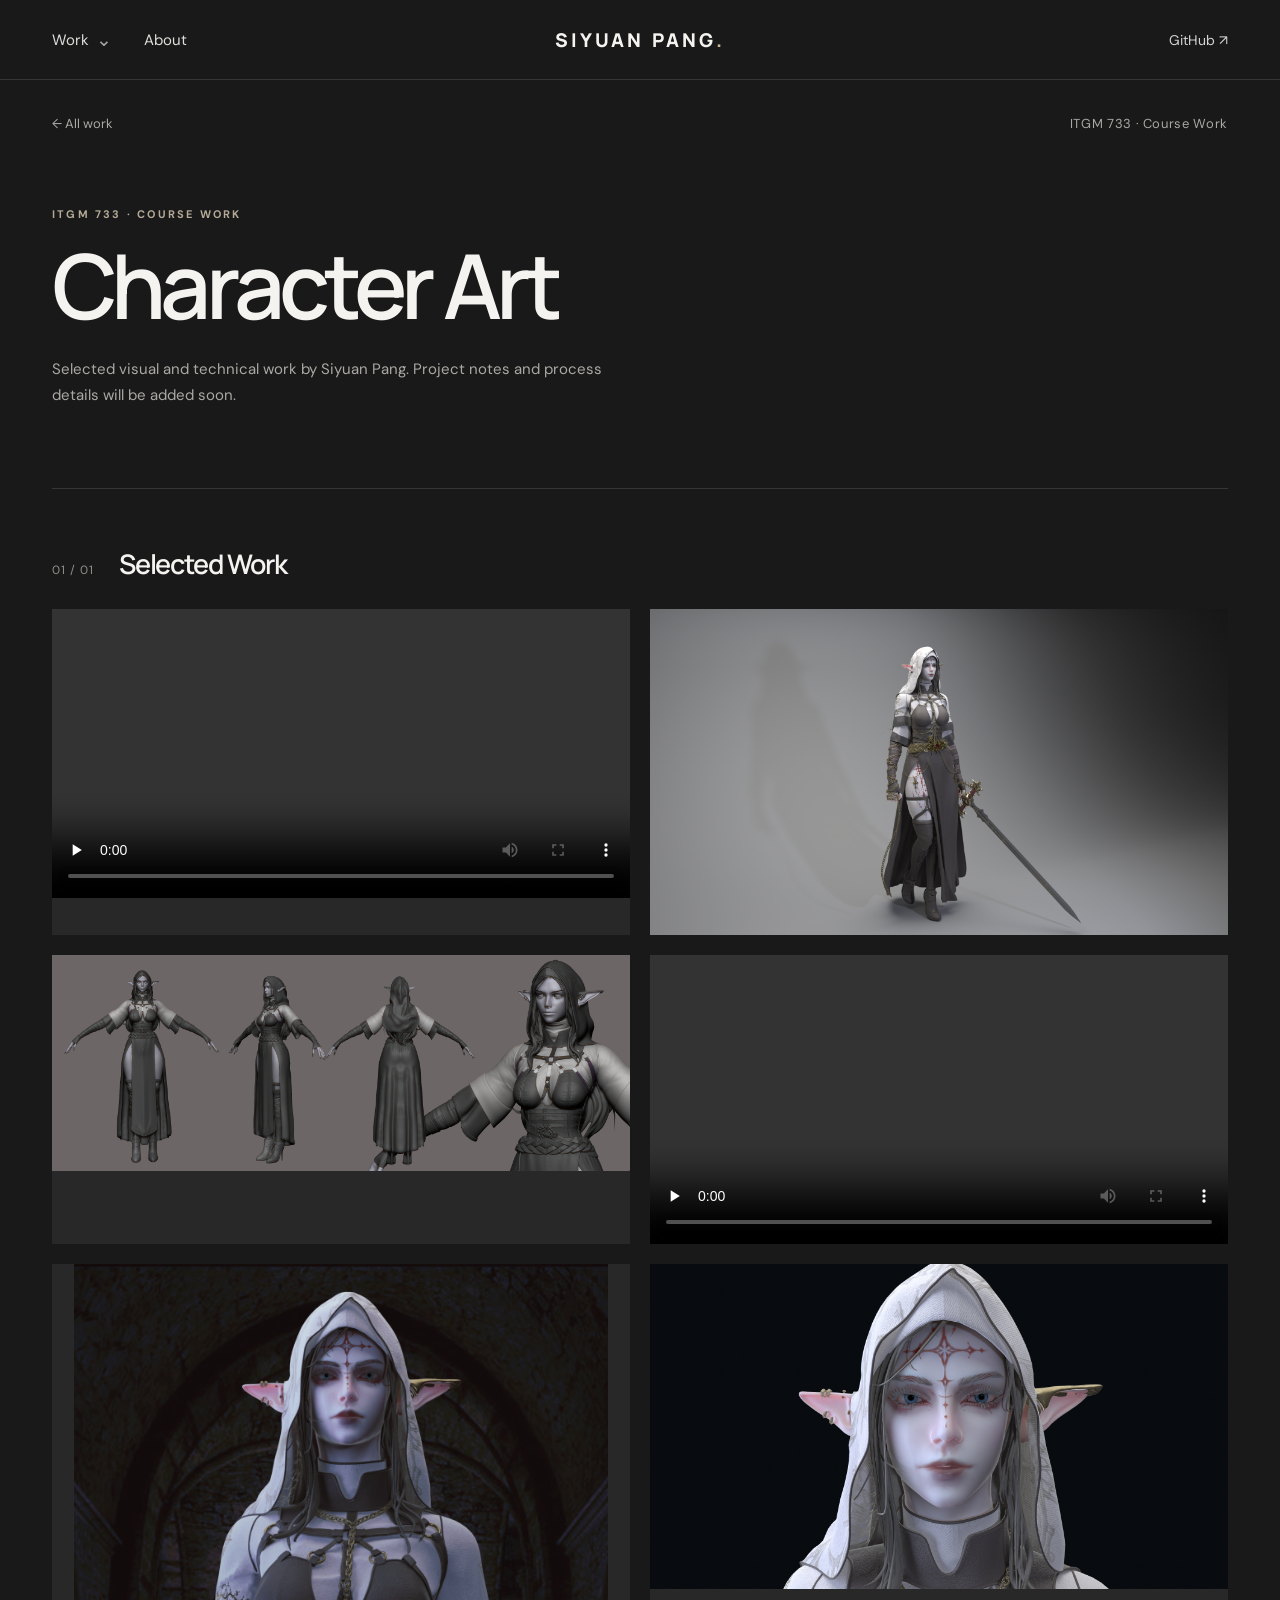
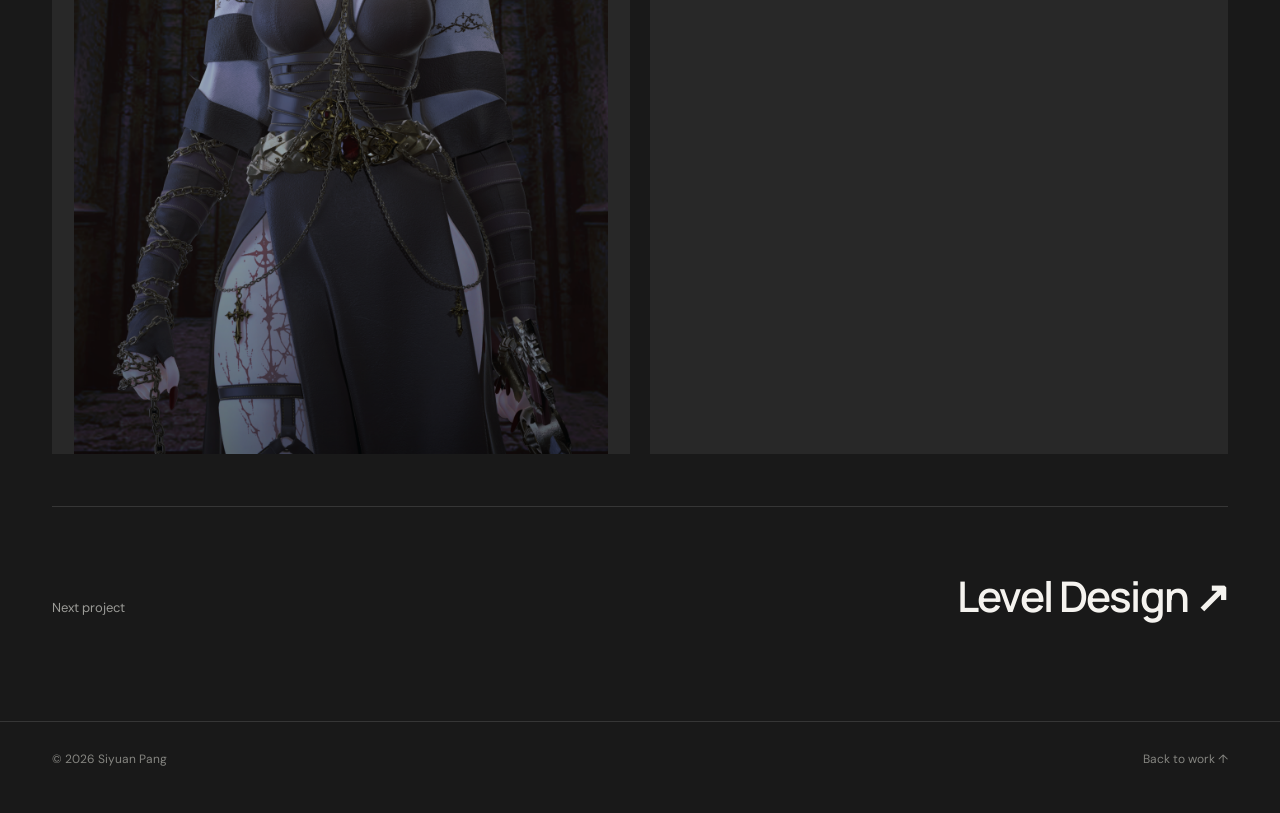
<file: projects/itgm-733/index.html>
<!doctype html><html lang="en"><head>
      <meta charset="utf-8"><meta name="viewport" content="width=device-width,initial-scale=1">
      <meta name="theme-color" content="#191919"><meta name="description" content="Game art, 3D work, and technical projects by Siyuan Pang, a SCAD game design student.">
      <title>Character Art — Siyuan Pang</title><link rel="stylesheet" href="../../style.css">
    </head><body><header class="site-header">
      <div class="header-inner">
        <nav class="nav-left" aria-label="Main navigation">
          <details class="work-menu"><summary>Work <span class="chevron">⌄</span></summary>
            <div class="work-list"><a href="../../projects/itgm-709/" class="">ITGM 709 · Hard Surface Modeling</a>
<a href="../../projects/itgm-730/" class="">ITGM 730 · Character Design</a>
<a href="../../projects/itgm-720/" class="">ITGM 720 · Virtual Environment</a>
<a href="../../projects/itgm-733/" class="current">ITGM 733 · Character Art</a>
<a href="../../projects/itgm-740/" class="">ITGM 740 · Level Design</a>
<a href="../../projects/vfx-705/" class="">VFX 705 · Python and Procedural Tools</a>
<a href="../../projects/itd/" class="">Game Jam · ITD</a></div>
          </details>
          <a href="../../#about">About</a>
        </nav>
        <a class="brand" href="../../" aria-label="Siyuan Pang, home">SIYUAN PANG<span class="brand-dot">.</span></a>
        <a class="header-right" href="https://github.com/psywudi" target="_blank" rel="noopener noreferrer">GitHub ↗</a>
      </div>
    </header><main class="project-page">
      <div class="project-top"><a href="../../#work" class="back-link">← All work</a><span>ITGM 733 · Course Work</span></div>
      <section class="project-intro"><p class="eyebrow">ITGM 733 · Course Work</p><h1>Character Art</h1>
        <p>Selected visual and technical work by Siyuan Pang. Project notes and process details will be added soon.</p></section>
      <section class="gallery-section"><div class="gallery-heading"><span class="gallery-index">01 / 01</span><h2>Selected Work</h2></div>
          <div class="media-grid"><figure class="media-item video-item"><video controls preload="none" playsinline src="../../assets/media/e03a4eeb9b.mp4"></video></figure><figure class="media-item"><button class="image-button" type="button" aria-label="Expand artwork"><img src="../../assets/media/279b90b5cd.png" alt="Character Art artwork" loading="lazy"></button></figure><figure class="media-item"><button class="image-button" type="button" aria-label="Expand artwork"><img src="../../assets/media/722905f880.jpg" alt="Character Art artwork" loading="lazy"></button></figure><figure class="media-item video-item"><video controls preload="none" playsinline src="../../assets/media/91ed6abfd7.mp4"></video></figure><figure class="media-item"><button class="image-button" type="button" aria-label="Expand artwork"><img src="../../assets/media/eaa806e615.png" alt="Character Art artwork" loading="lazy"></button></figure><figure class="media-item"><button class="image-button" type="button" aria-label="Expand artwork"><img src="../../assets/media/a99eea7e7b.png" alt="Character Art artwork" loading="lazy"></button></figure></div></section>
      <a class="next-project" href="../itgm-740/"><span>Next project</span><strong>Level Design ↗</strong></a>
    </main>
      <footer class="site-footer"><span>© 2026 Siyuan Pang</span><a href="../../">Back to work ↑</a></footer>
      <dialog id="lightbox" class="lightbox"><button class="close-lightbox" aria-label="Close image">×</button><img alt="Expanded artwork"></dialog>
      <script src="../../site.js" defer></script></body></html>
</file>
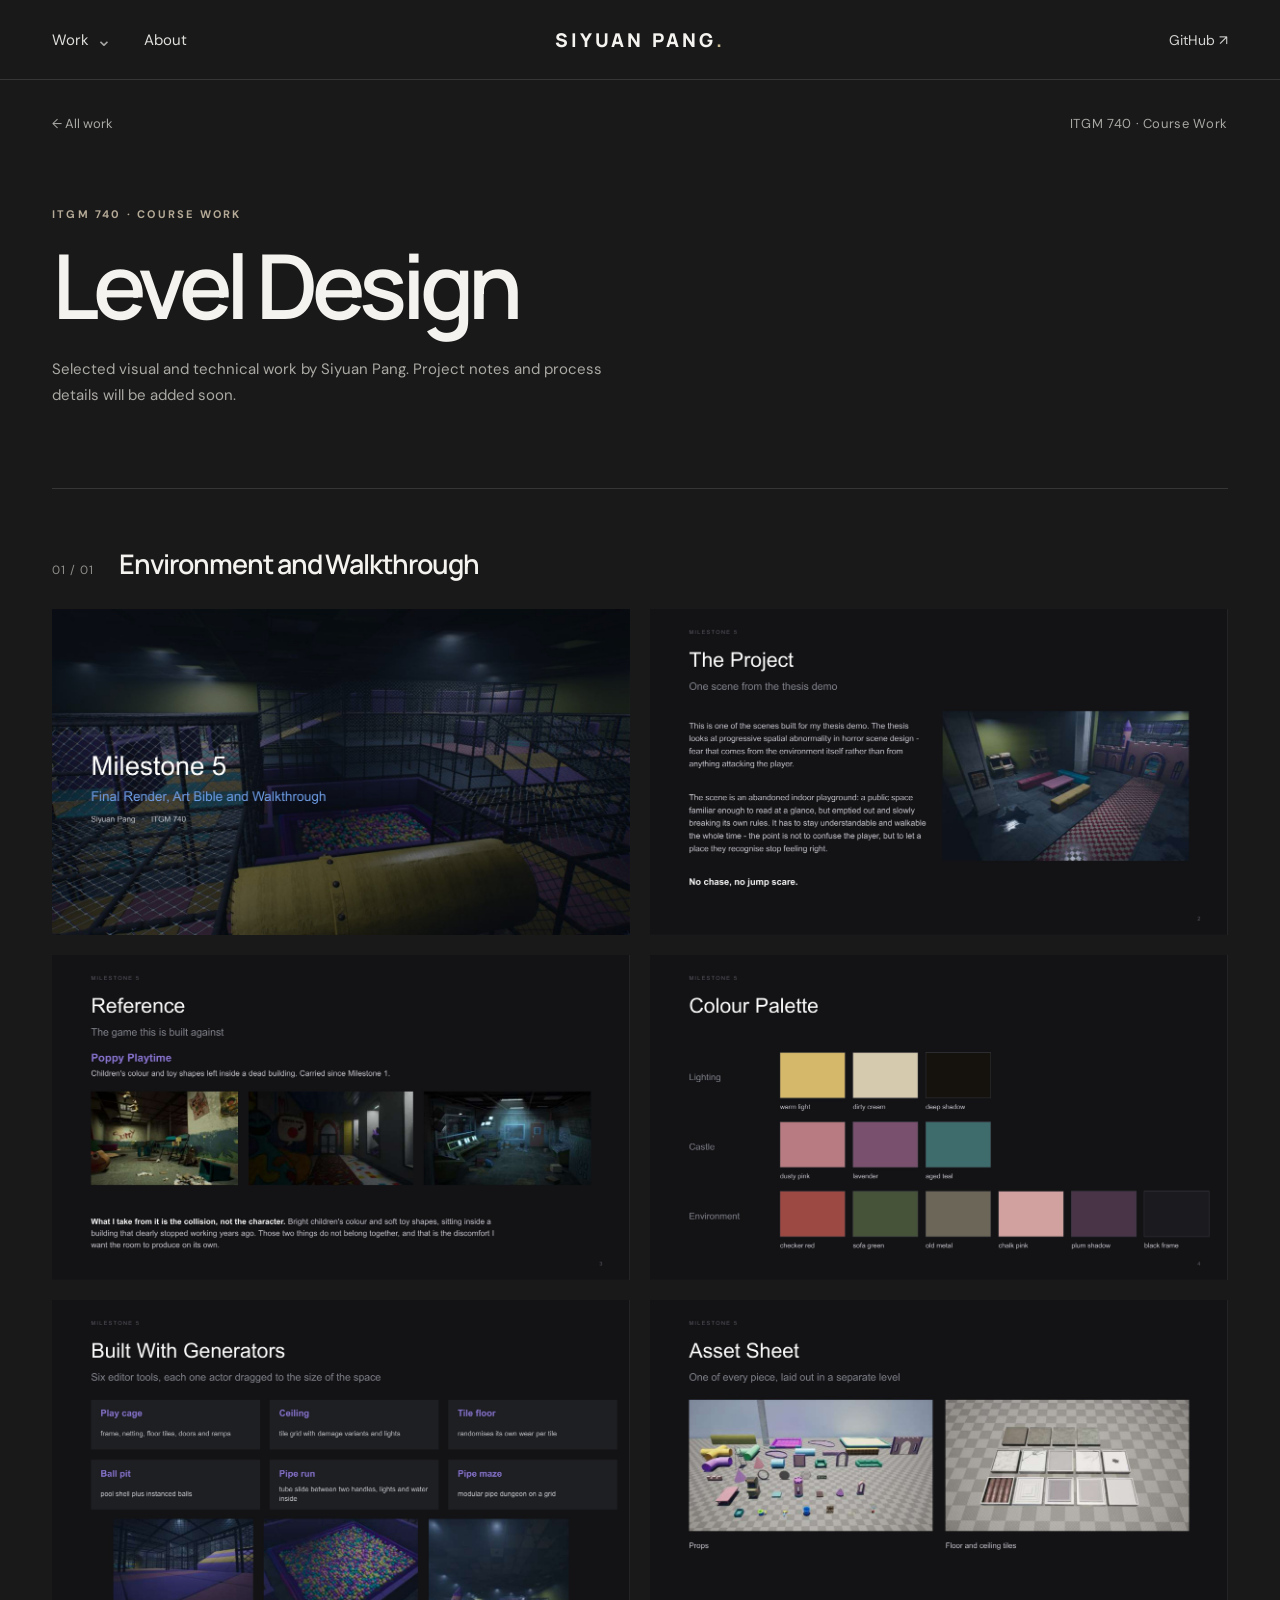
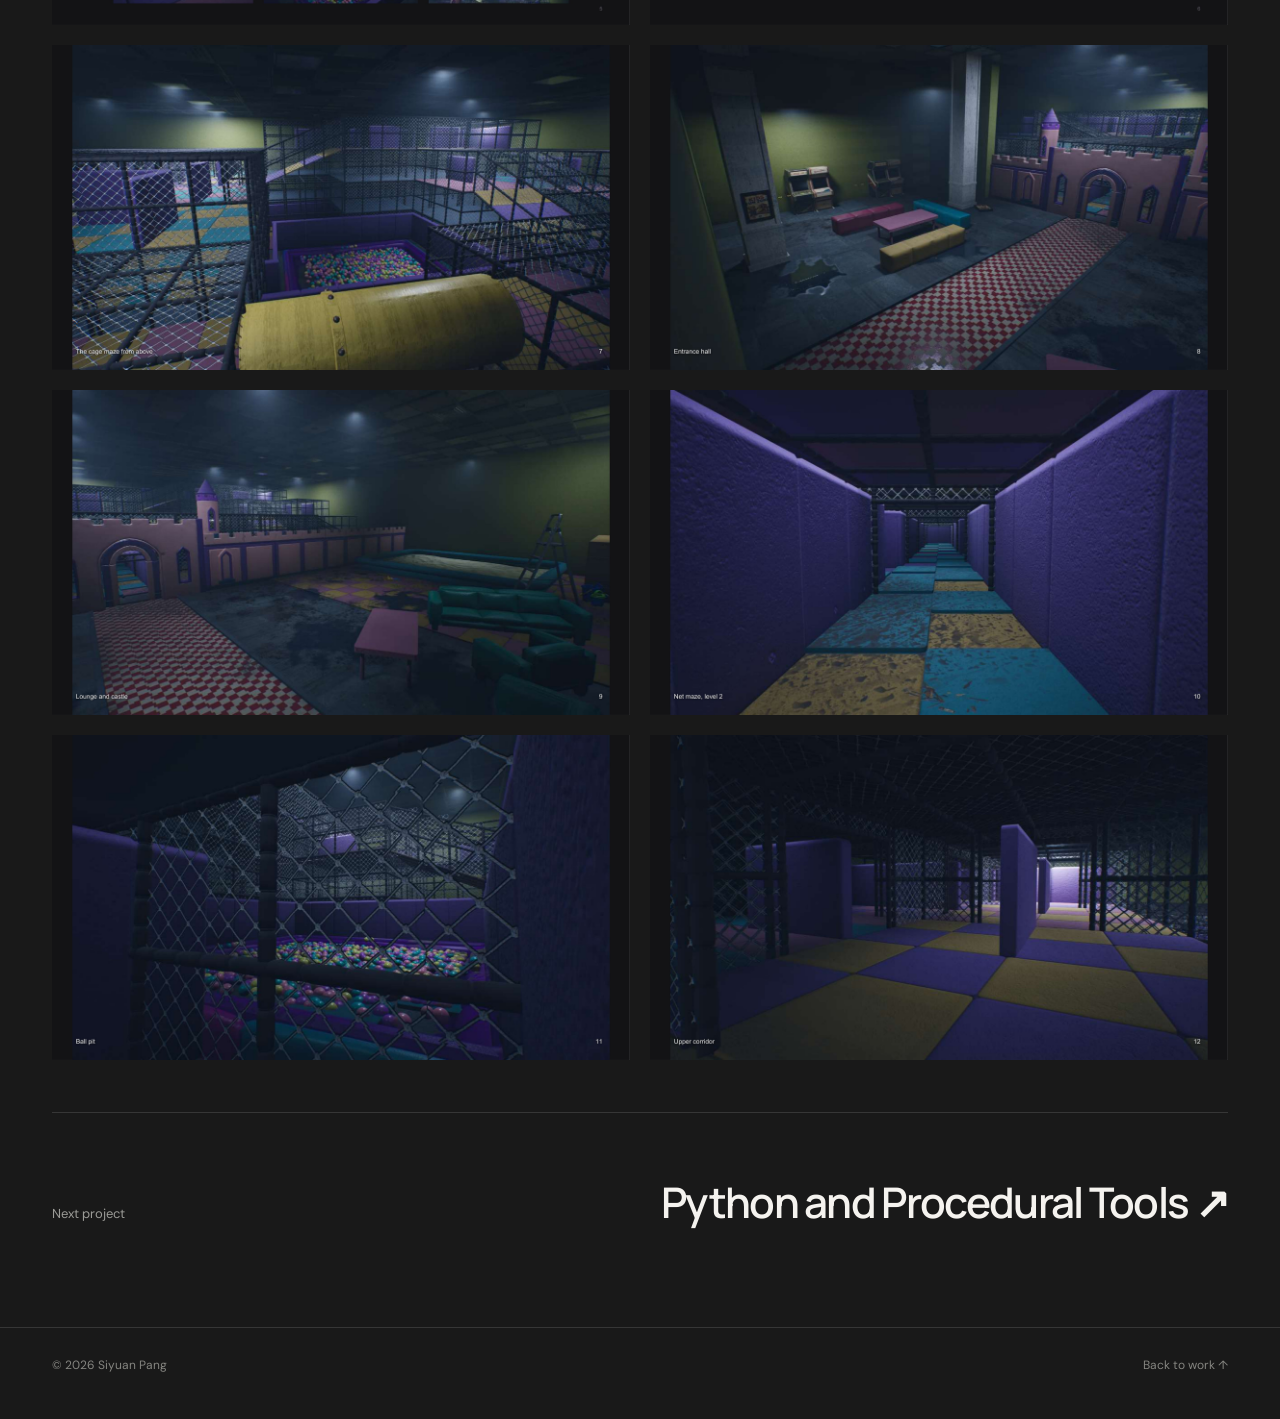
<file: projects/itgm-740/index.html>
<!doctype html><html lang="en"><head>
      <meta charset="utf-8"><meta name="viewport" content="width=device-width,initial-scale=1">
      <meta name="theme-color" content="#191919"><meta name="description" content="Game art, 3D work, and technical projects by Siyuan Pang, a SCAD game design student.">
      <title>Level Design — Siyuan Pang</title><link rel="stylesheet" href="../../style.css">
    </head><body><header class="site-header">
      <div class="header-inner">
        <nav class="nav-left" aria-label="Main navigation">
          <details class="work-menu"><summary>Work <span class="chevron">⌄</span></summary>
            <div class="work-list"><a href="../../projects/itgm-709/" class="">ITGM 709 · Hard Surface Modeling</a>
<a href="../../projects/itgm-730/" class="">ITGM 730 · Character Design</a>
<a href="../../projects/itgm-720/" class="">ITGM 720 · Virtual Environment</a>
<a href="../../projects/itgm-733/" class="">ITGM 733 · Character Art</a>
<a href="../../projects/itgm-740/" class="current">ITGM 740 · Level Design</a>
<a href="../../projects/vfx-705/" class="">VFX 705 · Python and Procedural Tools</a>
<a href="../../projects/itd/" class="">Game Jam · ITD</a></div>
          </details>
          <a href="../../#about">About</a>
        </nav>
        <a class="brand" href="../../" aria-label="Siyuan Pang, home">SIYUAN PANG<span class="brand-dot">.</span></a>
        <a class="header-right" href="https://github.com/psywudi" target="_blank" rel="noopener noreferrer">GitHub ↗</a>
      </div>
    </header><main class="project-page">
      <div class="project-top"><a href="../../#work" class="back-link">← All work</a><span>ITGM 740 · Course Work</span></div>
      <section class="project-intro"><p class="eyebrow">ITGM 740 · Course Work</p><h1>Level Design</h1>
        <p>Selected visual and technical work by Siyuan Pang. Project notes and process details will be added soon.</p></section>
      <section class="gallery-section"><div class="gallery-heading"><span class="gallery-index">01 / 01</span><h2>Environment and Walkthrough</h2></div>
          <div class="media-grid"><figure class="media-item"><button class="image-button" type="button" aria-label="Expand artwork"><img src="../../assets/media/e190a4e05e.jpg" alt="Level Design artwork" loading="lazy"></button></figure><figure class="media-item"><button class="image-button" type="button" aria-label="Expand artwork"><img src="../../assets/media/16f2d9d130.jpg" alt="Level Design artwork" loading="lazy"></button></figure><figure class="media-item"><button class="image-button" type="button" aria-label="Expand artwork"><img src="../../assets/media/3a40b41b0a.jpg" alt="Level Design artwork" loading="lazy"></button></figure><figure class="media-item"><button class="image-button" type="button" aria-label="Expand artwork"><img src="../../assets/media/4869caa663.jpg" alt="Level Design artwork" loading="lazy"></button></figure><figure class="media-item"><button class="image-button" type="button" aria-label="Expand artwork"><img src="../../assets/media/4a383ced0d.jpg" alt="Level Design artwork" loading="lazy"></button></figure><figure class="media-item"><button class="image-button" type="button" aria-label="Expand artwork"><img src="../../assets/media/49c9398fc5.jpg" alt="Level Design artwork" loading="lazy"></button></figure><figure class="media-item"><button class="image-button" type="button" aria-label="Expand artwork"><img src="../../assets/media/8ad6000ef2.jpg" alt="Level Design artwork" loading="lazy"></button></figure><figure class="media-item"><button class="image-button" type="button" aria-label="Expand artwork"><img src="../../assets/media/5fb86bb738.jpg" alt="Level Design artwork" loading="lazy"></button></figure><figure class="media-item"><button class="image-button" type="button" aria-label="Expand artwork"><img src="../../assets/media/38fdc03c08.jpg" alt="Level Design artwork" loading="lazy"></button></figure><figure class="media-item"><button class="image-button" type="button" aria-label="Expand artwork"><img src="../../assets/media/4e9fb682a7.jpg" alt="Level Design artwork" loading="lazy"></button></figure><figure class="media-item"><button class="image-button" type="button" aria-label="Expand artwork"><img src="../../assets/media/d212d8f4da.jpg" alt="Level Design artwork" loading="lazy"></button></figure><figure class="media-item"><button class="image-button" type="button" aria-label="Expand artwork"><img src="../../assets/media/206c49fe42.jpg" alt="Level Design artwork" loading="lazy"></button></figure></div></section>
      <a class="next-project" href="../vfx-705/"><span>Next project</span><strong>Python and Procedural Tools ↗</strong></a>
    </main>
      <footer class="site-footer"><span>© 2026 Siyuan Pang</span><a href="../../">Back to work ↑</a></footer>
      <dialog id="lightbox" class="lightbox"><button class="close-lightbox" aria-label="Close image">×</button><img alt="Expanded artwork"></dialog>
      <script src="../../site.js" defer></script></body></html>
</file>
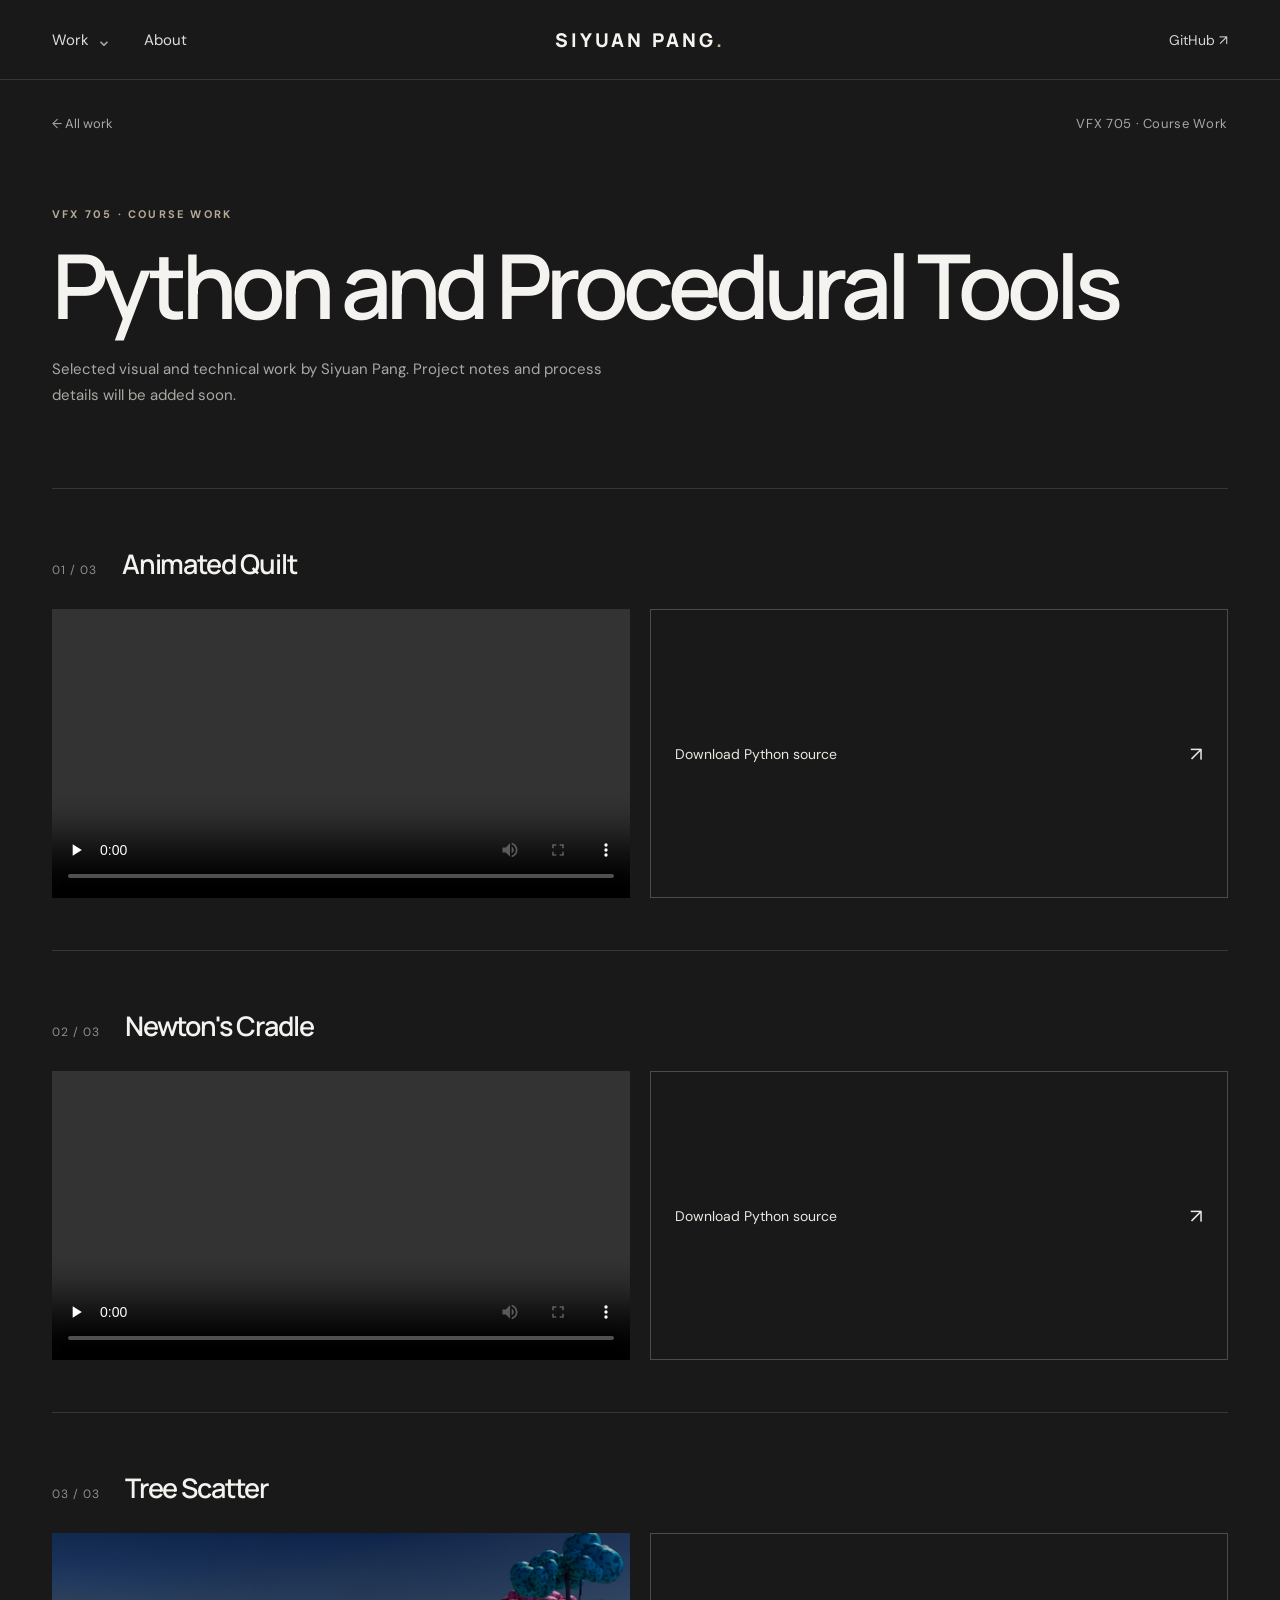
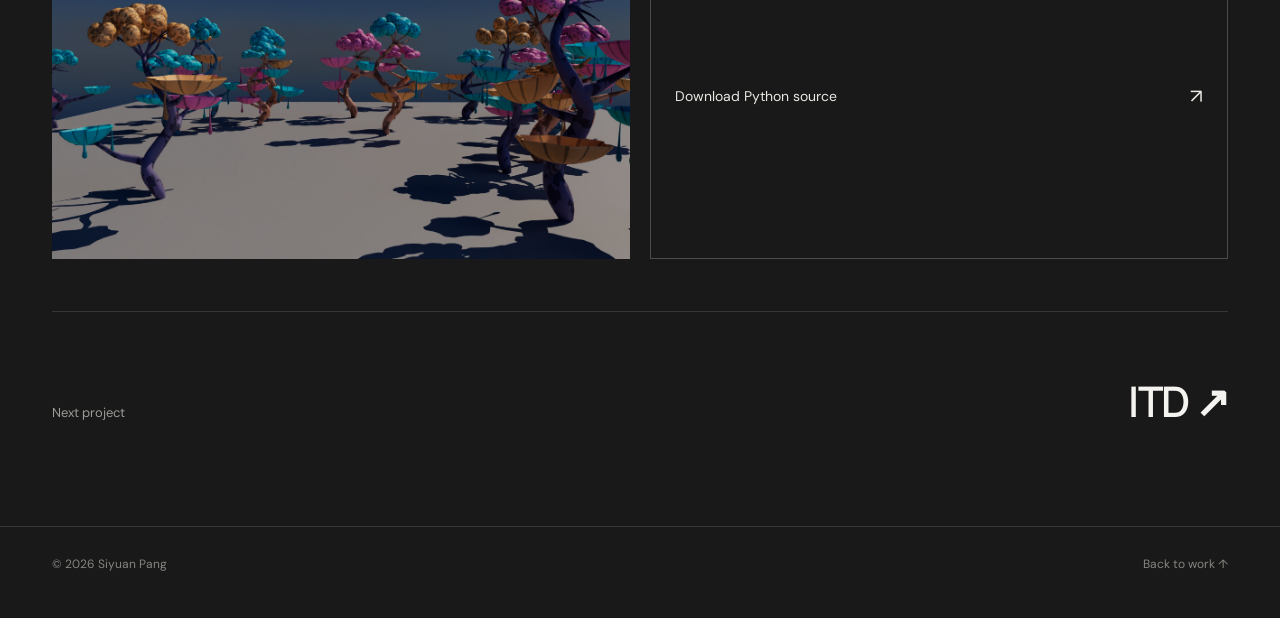
<file: projects/vfx-705/index.html>
<!doctype html><html lang="en"><head>
      <meta charset="utf-8"><meta name="viewport" content="width=device-width,initial-scale=1">
      <meta name="theme-color" content="#191919"><meta name="description" content="Game art, 3D work, and technical projects by Siyuan Pang, a SCAD game design student.">
      <title>Python and Procedural Tools — Siyuan Pang</title><link rel="stylesheet" href="../../style.css">
    </head><body><header class="site-header">
      <div class="header-inner">
        <nav class="nav-left" aria-label="Main navigation">
          <details class="work-menu"><summary>Work <span class="chevron">⌄</span></summary>
            <div class="work-list"><a href="../../projects/itgm-709/" class="">ITGM 709 · Hard Surface Modeling</a>
<a href="../../projects/itgm-730/" class="">ITGM 730 · Character Design</a>
<a href="../../projects/itgm-720/" class="">ITGM 720 · Virtual Environment</a>
<a href="../../projects/itgm-733/" class="">ITGM 733 · Character Art</a>
<a href="../../projects/itgm-740/" class="">ITGM 740 · Level Design</a>
<a href="../../projects/vfx-705/" class="current">VFX 705 · Python and Procedural Tools</a>
<a href="../../projects/itd/" class="">Game Jam · ITD</a></div>
          </details>
          <a href="../../#about">About</a>
        </nav>
        <a class="brand" href="../../" aria-label="Siyuan Pang, home">SIYUAN PANG<span class="brand-dot">.</span></a>
        <a class="header-right" href="https://github.com/psywudi" target="_blank" rel="noopener noreferrer">GitHub ↗</a>
      </div>
    </header><main class="project-page">
      <div class="project-top"><a href="../../#work" class="back-link">← All work</a><span>VFX 705 · Course Work</span></div>
      <section class="project-intro"><p class="eyebrow">VFX 705 · Course Work</p><h1>Python and Procedural Tools</h1>
        <p>Selected visual and technical work by Siyuan Pang. Project notes and process details will be added soon.</p></section>
      <section class="gallery-section"><div class="gallery-heading"><span class="gallery-index">01 / 03</span><h2>Animated Quilt</h2></div>
          <div class="media-grid"><figure class="media-item video-item"><video controls preload="none" playsinline src="../../assets/media/33295c96d0.mp4"></video></figure><a class="source-link" href="../../assets/code/animated-quilt.py" download>Download Python source <span aria-hidden="true">↗</span></a></div></section><section class="gallery-section"><div class="gallery-heading"><span class="gallery-index">02 / 03</span><h2>Newton&#x27;s Cradle</h2></div>
          <div class="media-grid"><figure class="media-item video-item"><video controls preload="none" playsinline src="../../assets/media/f0fb4485a5.mp4"></video></figure><a class="source-link" href="../../assets/code/newtons-cradle.py" download>Download Python source <span aria-hidden="true">↗</span></a></div></section><section class="gallery-section"><div class="gallery-heading"><span class="gallery-index">03 / 03</span><h2>Tree Scatter</h2></div>
          <div class="media-grid"><figure class="media-item"><button class="image-button" type="button" aria-label="Expand artwork"><img src="../../assets/media/3069703648.jpg" alt="Python and Procedural Tools artwork" loading="lazy"></button></figure><a class="source-link" href="../../assets/code/tree-scatter.py" download>Download Python source <span aria-hidden="true">↗</span></a></div></section>
      <a class="next-project" href="../itd/"><span>Next project</span><strong>ITD ↗</strong></a>
    </main>
      <footer class="site-footer"><span>© 2026 Siyuan Pang</span><a href="../../">Back to work ↑</a></footer>
      <dialog id="lightbox" class="lightbox"><button class="close-lightbox" aria-label="Close image">×</button><img alt="Expanded artwork"></dialog>
      <script src="../../site.js" defer></script></body></html>
</file>
<file: style.css>
@import url('https://fonts.googleapis.com/css2?family=DM+Sans:wght@400;500;600;700&family=Manrope:wght@400;500;600;700;800&display=swap');

:root{color-scheme:dark;--bg:#191919;--panel:#242424;--ink:#f5f3ef;--muted:#a7a7a5;--line:#363636;--accent:#ded4bf}
*{box-sizing:border-box}html{scroll-behavior:smooth}body{margin:0;background:var(--bg);color:var(--ink);font-family:'DM Sans',Arial,sans-serif}a{color:inherit;text-decoration:none}button{font:inherit}img,video{display:block;width:100%}::selection{background:#d6c8a6;color:#181818}
.site-header{height:80px;border-bottom:1px solid var(--line);position:relative;z-index:20;background:rgba(25,25,25,.97)}.header-inner{max-width:1660px;height:100%;margin:auto;padding:0 52px;display:grid;grid-template-columns:1fr auto 1fr;align-items:center;gap:20px}.nav-left{display:flex;align-items:center;gap:32px;color:#dededb;font-size:15px}.nav-left>a:hover,.header-right:hover,.back-link:hover{color:white}.brand{font-family:Manrope,Arial,sans-serif;font-size:19px;font-weight:800;letter-spacing:.17em;white-space:nowrap}.brand-dot{color:#c8b992}.header-right{justify-self:end;color:#d4d4d2;font-size:14px}.work-menu{position:relative}.work-menu summary{cursor:pointer;list-style:none}.work-menu summary::-webkit-details-marker{display:none}.chevron{display:inline-block;margin-left:3px;color:var(--muted);font-size:19px;vertical-align:-1px}.work-menu[open] .chevron{transform:rotate(180deg)}.work-list{position:absolute;top:calc(100% + 24px);left:-18px;width:338px;padding:12px;background:#252525;border:1px solid #414141;box-shadow:0 20px 45px #0008;display:grid;gap:2px}.work-list:before{content:'';position:absolute;top:-25px;left:0;right:0;height:25px}.work-list a{font-size:13px;line-height:1.35;color:#d8d8d6;padding:11px 12px;border-radius:2px}.work-list a:hover,.work-list a.current{background:#353535;color:#fff}
main{max-width:1660px;margin:auto;padding:0 52px}.intro{padding:105px 0 108px;display:grid;grid-template-columns:1.2fr .8fr;column-gap:80px;align-items:end}.eyebrow{color:#b5aa97;font-size:11px;font-weight:700;letter-spacing:.2em;text-transform:uppercase;margin:0 0 18px}.intro .eyebrow{grid-column:1/-1}.intro h1{font-family:Manrope,Arial,sans-serif;font-weight:600;font-size:clamp(55px,6vw,110px);letter-spacing:-.065em;line-height:.99;margin:0}.intro h1 em{font-style:normal;color:#a8a8a4}.intro-copy{font-size:16px;line-height:1.8;color:#bdbdb8;max-width:485px;margin:0 0 9px}.work-section{padding:0 0 110px}.section-heading{display:flex;align-items:end;justify-content:space-between;gap:20px;border-top:1px solid var(--line);padding:24px 0 35px}.section-heading .eyebrow{margin-bottom:8px}.section-heading h2{font-family:Manrope,Arial,sans-serif;font-weight:600;font-size:29px;letter-spacing:-.04em;margin:0}.section-heading>span{color:#8c8c89;font-size:12px;letter-spacing:.09em}.project-grid{display:grid;grid-template-columns:repeat(3,minmax(0,1fr));gap:26px}.project-card{background:#090909;display:block;min-width:0;transition:transform .25s ease,box-shadow .25s ease}.project-card:hover{transform:translateY(-5px);box-shadow:0 15px 35px #0005}.card-image{aspect-ratio:1.28;overflow:hidden;background:#303030}.card-image img{height:100%;object-fit:cover;transition:transform .55s ease}.project-card:hover img{transform:scale(1.045)}.card-meta{min-height:118px;padding:22px 23px 23px;position:relative}.card-kind{display:block;color:#aaa9a4;font-size:11px;letter-spacing:.07em;margin-bottom:10px}.card-meta h2{font-family:Manrope,Arial,sans-serif;font-size:18px;line-height:1.35;font-weight:600;margin:0;padding-right:30px}.card-arrow{position:absolute;right:21px;bottom:21px;font-size:22px;color:#c5bda9}
.site-footer{max-width:1660px;margin:auto;padding:29px 52px 46px;border-top:1px solid var(--line);display:flex;justify-content:space-between;gap:20px;color:#858580;font-size:12px}.site-footer a:hover{color:white}
.project-page{padding-bottom:96px}.project-top{padding:35px 0 0;display:flex;justify-content:space-between;color:#a8a8a4;font-size:13px}.project-top span{letter-spacing:.05em}.project-intro{padding:75px 0 80px;border-bottom:1px solid var(--line)}.project-intro h1{font-family:Manrope,Arial,sans-serif;font-size:clamp(48px,7vw,105px);font-weight:600;line-height:1.02;letter-spacing:-.065em;margin:0 0 27px;max-width:1100px}.project-intro>p:last-child{color:#aaa9a4;font-size:15px;line-height:1.7;max-width:570px;margin:0}.gallery-section{padding:56px 0 52px;border-bottom:1px solid var(--line)}.gallery-heading{display:flex;align-items:baseline;gap:25px;margin-bottom:27px}.gallery-index{font-size:12px;color:#8f8e8a;letter-spacing:.08em}.gallery-heading h2{font:600 27px Manrope,Arial,sans-serif;letter-spacing:-.04em;margin:0}.media-grid{display:grid;grid-template-columns:repeat(2,minmax(0,1fr));gap:20px}.media-item{margin:0;min-width:0;background:#282828}.image-button{display:block;width:100%;padding:0;background:none;border:0;cursor:zoom-in}.media-item img{width:100%;height:auto;max-height:790px;object-fit:contain;background:#282828}.media-item video{width:100%;height:auto;max-height:790px;background:#111}.media-item:has(img[alt*="Virtual"]),.media-item:has(img[alt*="Level"]){grid-column:auto}.source-link{padding:24px;border:1px solid #4b4b4b;display:flex;justify-content:space-between;align-items:center;color:#e9e7e1;font-size:14px}.source-link:hover{border-color:#9b927f;background:#252522}.source-link span{font-size:20px}.next-project{padding:60px 0 0;display:flex;align-items:baseline;justify-content:space-between;gap:20px}.next-project span{font-size:13px;color:#9b9b97}.next-project strong{font:600 clamp(24px,3.3vw,50px) Manrope,Arial,sans-serif;letter-spacing:-.04em}.next-project:hover strong{color:#cfc2a9}
.lightbox{border:0;padding:0;max-width:94vw;max-height:94vh;background:transparent;overflow:visible}.lightbox::backdrop{background:#000e}.lightbox img{max-width:94vw;max-height:90vh;width:auto;height:auto;object-fit:contain}.close-lightbox{position:absolute;right:0;top:-42px;border:0;background:none;color:white;font-size:32px;line-height:1;cursor:pointer}
@media(max-width:1000px){.intro{grid-template-columns:1fr;padding:85px 0;gap:24px}.intro .eyebrow{grid-column:auto}.intro-copy{max-width:650px}.project-grid{grid-template-columns:repeat(2,minmax(0,1fr))}}
@media(max-width:650px){.site-header{height:67px}.header-inner{padding:0 20px;grid-template-columns:1fr auto}.brand{font-size:14px;letter-spacing:.1em;grid-column:2;grid-row:1}.nav-left{grid-column:1;grid-row:1;gap:16px;font-size:13px}.header-right{display:none}.work-list{left:-8px;top:calc(100% + 23px);width:min(90vw,330px)}main{padding:0 20px}.intro{padding:67px 0 75px;gap:23px}.intro h1{font-size:clamp(50px,13vw,75px)}.intro-copy{font-size:14px;line-height:1.7}.section-heading{padding:21px 0 25px}.section-heading h2{font-size:25px}.section-heading>span{font-size:10px}.project-grid{grid-template-columns:1fr;gap:20px}.card-image{aspect-ratio:1.35}.card-meta{min-height:98px;padding:19px}.card-meta h2{font-size:17px}.work-section{padding-bottom:75px}.project-top{padding-top:25px;font-size:11px}.project-intro{padding:64px 0 58px}.project-intro h1{font-size:clamp(48px,12vw,70px)}.project-intro>p:last-child{font-size:13px}.gallery-section{padding:38px 0}.gallery-heading{gap:15px}.gallery-heading h2{font-size:21px}.media-grid{grid-template-columns:1fr;gap:14px}.next-project{padding-top:45px;display:block}.next-project strong{display:block;margin-top:10px}.site-footer{padding:25px 20px 35px}}
</file>
